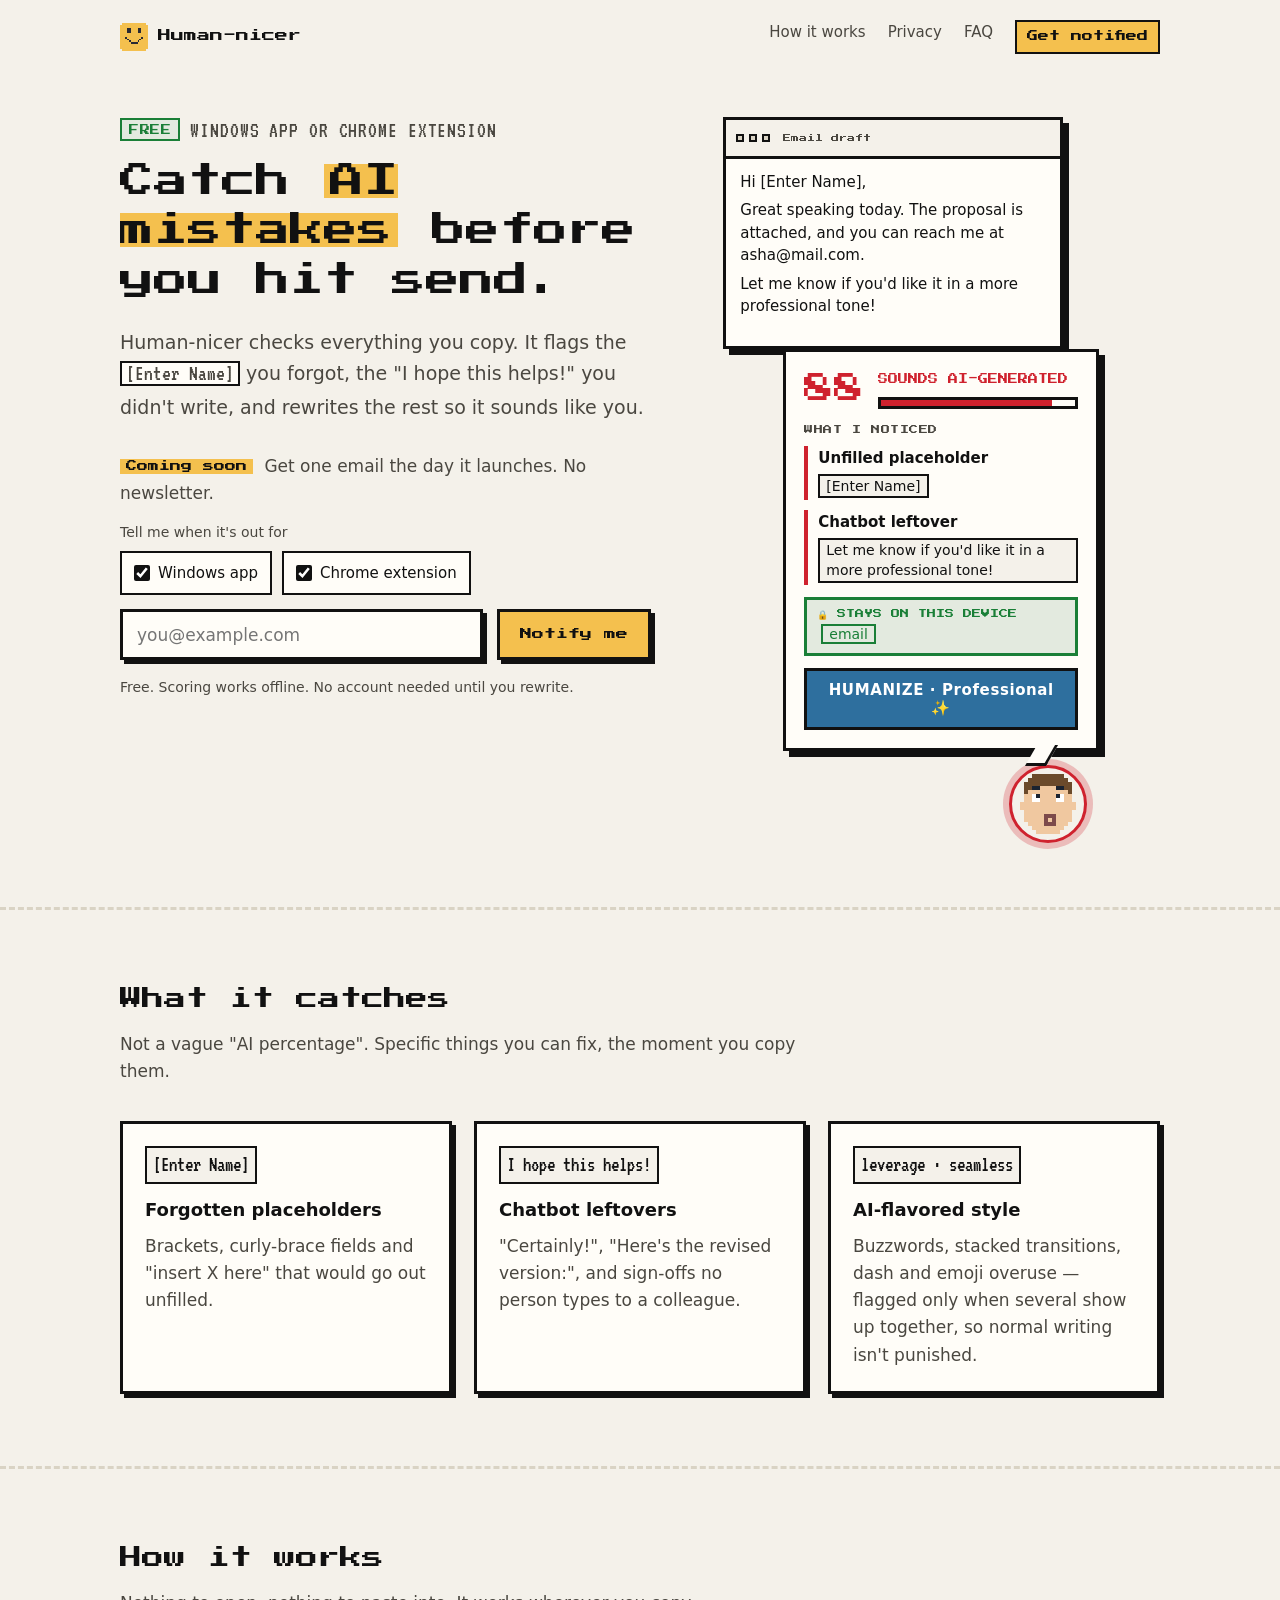
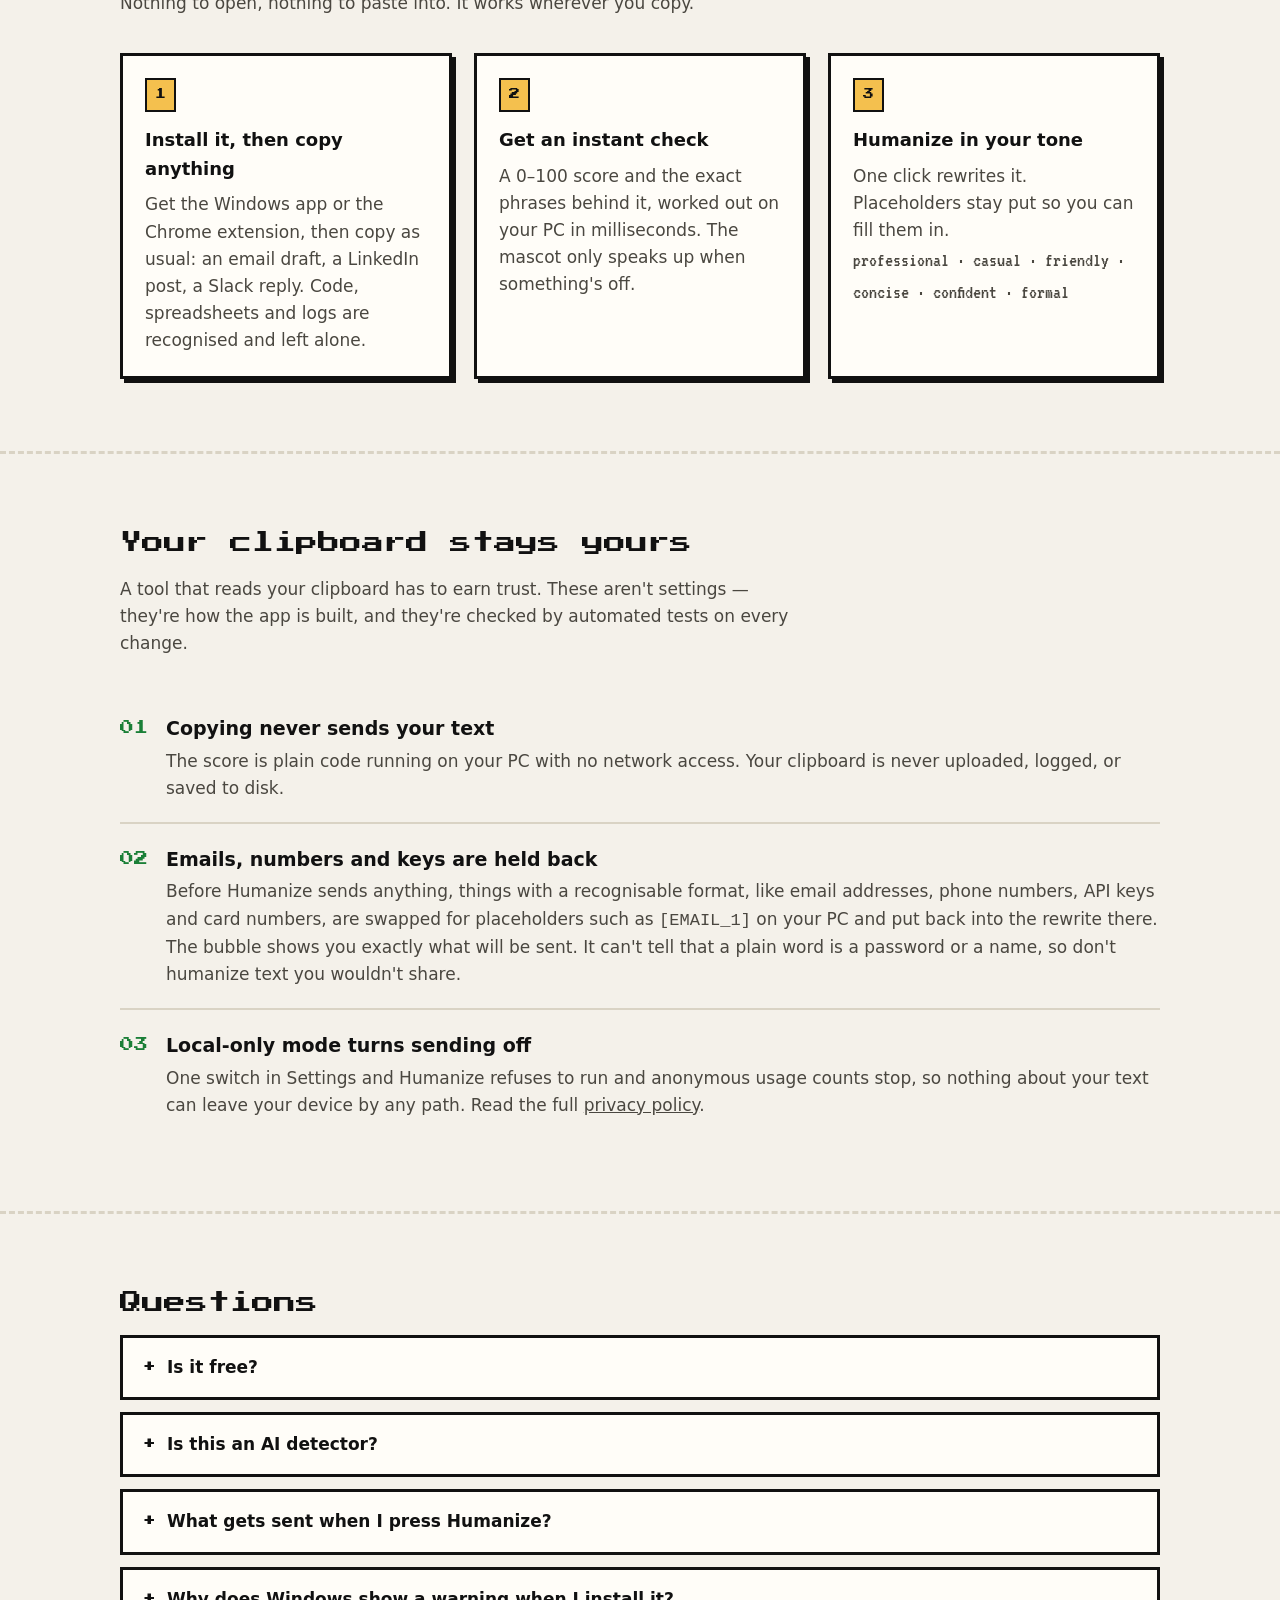
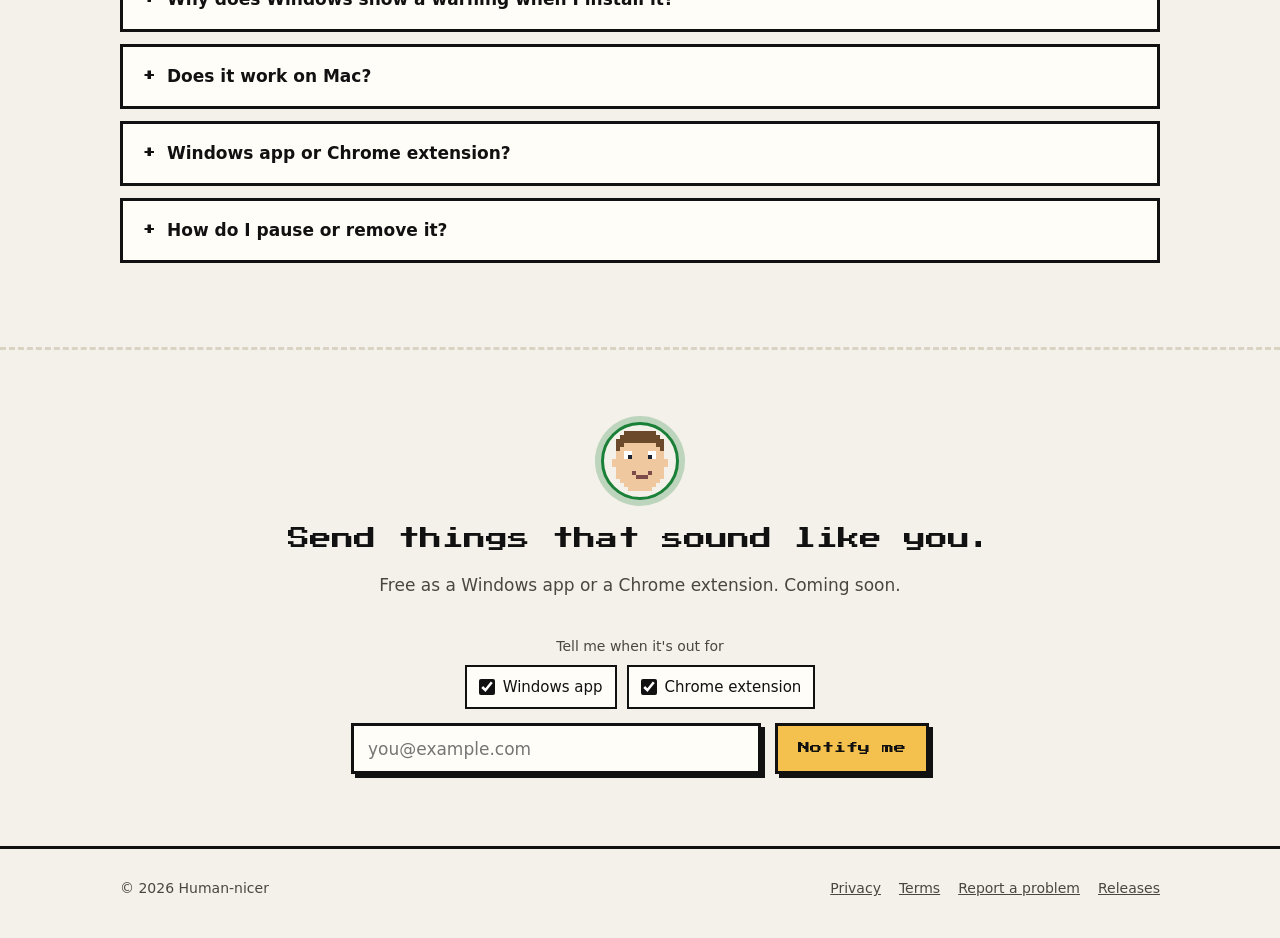
<file: index.html>
<!doctype html>
<html lang="en">
  <head>
    <meta charset="utf-8" />
    <meta name="viewport" content="width=device-width, initial-scale=1" />
    <title>Human-nicer</title>
    <meta
      name="description"
      content="A free Windows app and Chrome extension that check what you copy for AI mistakes, like leftover placeholders, chatbot sign-offs and buzzword clusters, and rewrite it to sound like you. Your clipboard stays on your device."
    />
    <meta property="og:type" content="website" />
    <meta property="og:title" content="Human-nicer" />
    <meta
      property="og:description"
      content="Copy any text and see instantly if it sounds AI-written. Humanize it in your tone. Private by design."
    />
    <meta property="og:image" content="https://humannicer.com/icon-256.png" />
    <meta property="og:url" content="https://humannicer.com/" />
    <link rel="canonical" href="https://humannicer.com/" />
    <meta name="twitter:card" content="summary" />
    <link rel="icon" type="image/png" href="icon-256.png" />
    <link rel="stylesheet" href="styles.css?v=f92364e" />
    <script>document.documentElement.classList.add('js')</script>
  </head>
  <body>
    <header class="site-head">
      <div class="wrap top">
        <a class="brand" href="./"><img src="icon-256.png" alt="" />Human-nicer</a>
        <nav aria-label="Main">
          <a href="#how">How it works</a>
          <a href="#privacy">Privacy</a>
          <a href="#faq">FAQ</a>
          <a class="nav-cta" href="#notify">Get notified</a>
        </nav>
      </div>
    </header>

    <main>
      <div class="wrap hero">
        <div>
          <p class="eyebrow"><span class="free">FREE</span> WINDOWS APP OR CHROME EXTENSION</p>
          <h1>Catch <mark>AI mistakes</mark> before you hit send.</h1>
          <p class="lede">
            Human-nicer checks everything you copy. It flags the
            <code>[Enter Name]</code> you forgot, the "I hope this helps!" you didn't write, and
            rewrites the rest so it sounds like you.
          </p>
          <div id="notify">
          <p class="soon-line"><span class="soon-tag">Coming soon</span> Get one email the day it launches. No newsletter.</p>
          <form class="notify" data-waitlist novalidate>
            <fieldset class="platforms">
              <legend>Tell me when it's out for</legend>
              <label><input type="checkbox" name="platform" value="windows" checked /> Windows app</label>
              <label><input type="checkbox" name="platform" value="chrome" checked /> Chrome extension</label>
            </fieldset>
            <div class="notify-row">
              <label class="sr-only" for="email-hero">Email address</label>
              <input id="email-hero" type="email" name="email" autocomplete="email" placeholder="you@example.com" maxlength="254" required />
              <button class="btn" type="submit">Notify me</button>
            </div>
            <input class="hp" type="text" name="website" tabindex="-1" autocomplete="off" aria-hidden="true" />
            <p class="notify-msg" role="status" aria-live="polite"></p>
          </form>
          </div>
          <p class="fine">Free. Scoring works offline. No account needed until you rewrite.</p>
        </div>

        <figure class="demo" aria-label="Human-nicer flagging a copied email draft, then the draft fixed">
          <div class="draft" aria-hidden="true">
            <div class="draft-bar">
              <i></i><i></i><i></i><span>Email draft</span><em class="tone-tag">✨ Professional</em>
            </div>
            <div class="draft-body">
              <p>Hi <span class="ph">[Enter Name]</span>,</p>
              <p>
                <span class="tone" data-new="Thank you for your time today. I've attached the proposal for your review, and you can reach me at">Great speaking today. The proposal is attached, and you can reach me at</span>
                <span class="pii">asha@mail.com</span>.
              </p>
              <p class="ailine">Let me know if you'd like it in a more professional tone!</p>
            </div>
            <span class="keycap">Ctrl + C</span>
          </div>
          <div class="bubble">
            <div class="score">
              <b data-score>88</b>
              <div style="flex: 1">
                <span data-verdict>SOUNDS AI-GENERATED</span>
                <div class="meter"><i></i></div>
              </div>
            </div>
            <div class="label">WHAT I NOTICED</div>
            <div class="warn w-ph">
              <strong data-fixed="Placeholder filled">Unfilled placeholder</strong>
              <span class="chip">[Enter Name]</span>
            </div>
            <div class="warn w-ai">
              <strong data-fixed="Chatbot line removed">Chatbot leftover</strong>
              <span class="chip">Let me know if you'd like it in a more professional tone!</span>
            </div>
            <div class="private">🔒 STAYS ON THIS DEVICE <em>email</em></div>
            <button class="humanize" type="button" tabindex="-1">HUMANIZE · Professional ✨</button>
          </div>
          <div class="mascot" data-face="shocked"><img src="mascot-shocked.svg" alt="" /></div>
        </figure>
      </div>

      <section id="catches">
        <div class="wrap">
          <h2>What it catches</h2>
          <p class="sub">
            Not a vague "AI percentage". Specific things you can fix, the moment you copy them.
          </p>
          <div class="grid3">
            <div class="card">
              <code>[Enter Name]</code>
              <h3>Forgotten placeholders</h3>
              <p>Brackets, curly-brace fields and "insert X here" that would go out unfilled.</p>
            </div>
            <div class="card">
              <code>I hope this helps!</code>
              <h3>Chatbot leftovers</h3>
              <p>
                "Certainly!", "Here's the revised version:", and sign-offs no person types to a
                colleague.
              </p>
            </div>
            <div class="card">
              <code>leverage · seamless</code>
              <h3>AI-flavored style</h3>
              <p>
                Buzzwords, stacked transitions, dash and emoji overuse — flagged only when several
                show up together, so normal writing isn't punished.
              </p>
            </div>
          </div>
        </div>
      </section>

      <section id="how">
        <div class="wrap">
          <h2>How it works</h2>
          <p class="sub">Nothing to open, nothing to paste into. It works wherever you copy.</p>
          <div class="grid3">
            <div class="card">
              <span class="step">1</span>
              <h3>Install it, then copy anything</h3>
              <p>
                Get the Windows app or the Chrome extension, then copy as usual: an email draft, a
                LinkedIn post, a Slack reply. Code, spreadsheets and logs are recognised and left
                alone.
              </p>
            </div>
            <div class="card">
              <span class="step">2</span>
              <h3>Get an instant check</h3>
              <p>
                A 0–100 score and the exact phrases behind it, worked out on your PC in
                milliseconds. The mascot only speaks up when something's off.
              </p>
            </div>
            <div class="card">
              <span class="step">3</span>
              <h3>Humanize in your tone</h3>
              <p>One click rewrites it. Placeholders stay put so you can fill them in.</p>
              <p class="tones">professional · casual · friendly · concise · confident · formal</p>
            </div>
          </div>
        </div>
      </section>

      <section id="privacy">
        <div class="wrap">
          <h2>Your clipboard stays yours</h2>
          <p class="sub">
            A tool that reads your clipboard has to earn trust. These aren't settings — they're
            how the app is built, and they're checked by automated tests on every change.
          </p>
          <div class="promise">
            <span class="n">01</span>
            <div>
              <h3>Copying never sends your text</h3>
              <p>
                The score is plain code running on your PC with no network access. Your clipboard
                is never uploaded, logged, or saved to disk.
              </p>
            </div>
          </div>
          <div class="promise">
            <span class="n">02</span>
            <div>
              <h3>Emails, numbers and keys are held back</h3>
              <p>
                Before Humanize sends anything, things with a recognisable format, like email
                addresses, phone numbers, API keys and card numbers, are swapped for placeholders
                such as <code>[EMAIL_1]</code> on your PC and put back into the rewrite there. The
                bubble shows you exactly what will be sent. It can't tell that a plain word is a
                password or a name, so don't humanize text you wouldn't share.
              </p>
            </div>
          </div>
          <div class="promise">
            <span class="n">03</span>
            <div>
              <h3>Local-only mode turns sending off</h3>
              <p>
                One switch in Settings and Humanize refuses to run and anonymous usage counts stop,
                so nothing about your text can leave your device by any path. Read the full
                <a href="privacy.html">privacy policy</a>.
              </p>
            </div>
          </div>
        </div>
      </section>

      <section id="faq">
        <div class="wrap">
          <h2>Questions</h2>
          <details>
            <summary>Is it free?</summary>
            <p>
              Yes. The check on every copy is free and unlimited. Humanize needs a free account
              (sign in with Google) and includes 10 rewrites a day.
            </p>
          </details>
          <details>
            <summary>Is this an AI detector?</summary>
            <p>
              It's a writing check for your own text. The score is a quick estimate based on
              patterns common in AI output — useful for catching things before you send them, not
              proof of who wrote something. Please don't use it to judge other people's work.
            </p>
          </details>
          <details>
            <summary>What gets sent when I press Humanize?</summary>
            <p>
              The copied text and the tone you picked. Email addresses, phone numbers, API keys,
              card numbers and similar formats are replaced with placeholders first; names and
              ordinary words are sent as written. It goes to our server and to Google's Gemini model
              to be rewritten, and isn't stored by us. Details are in the
              <a href="privacy.html">privacy policy</a>.
            </p>
          </details>
          <details>
            <summary>Why does Windows show a warning when I install it?</summary>
            <p>
              Windows SmartScreen warns about new apps it hasn't seen many downloads of yet. Choose
              <strong>More info → Run anyway</strong>. The warning fades as more people install it.
            </p>
          </details>
          <details>
            <summary>Does it work on Mac?</summary>
            <p>
              The desktop app is Windows 10 and 11 only for now. The Chrome extension works in
              Chrome on Mac, Linux and ChromeOS too.
            </p>
          </details>
          <details>
            <summary>Windows app or Chrome extension?</summary>
            <p>
              The Windows app checks anything you copy on your PC, in any app. The Chrome extension
              checks what you copy on web pages in Chrome, so it's the one to pick on a Mac or a work
              laptop where you can't install apps. Both do the same check and the same Humanize, and
              one free account works on both.
            </p>
          </details>
          <details>
            <summary>How do I pause or remove it?</summary>
            <p>
              Right-click the tray icon → <strong>Pause watching</strong>. To uninstall, use
              Windows Settings → Apps → Installed apps → Human-nicer.
            </p>
          </details>
        </div>
      </section>

      <section class="final">
        <div class="wrap">
          <div class="mascot calm" data-face="happy" style="position: static; margin: 0 auto 22px">
            <img src="mascot-happy.svg" alt="" />
          </div>
          <h2>Send things that sound like you.</h2>
          <p class="sub" style="margin-inline: auto">Free as a Windows app or a Chrome extension. Coming soon.</p>
          <form class="notify" data-waitlist novalidate>
            <fieldset class="platforms">
              <legend>Tell me when it's out for</legend>
              <label><input type="checkbox" name="platform" value="windows" checked /> Windows app</label>
              <label><input type="checkbox" name="platform" value="chrome" checked /> Chrome extension</label>
            </fieldset>
            <div class="notify-row">
              <label class="sr-only" for="email-final">Email address</label>
              <input id="email-final" type="email" name="email" autocomplete="email" placeholder="you@example.com" maxlength="254" required />
              <button class="btn" type="submit">Notify me</button>
            </div>
            <input class="hp" type="text" name="website" tabindex="-1" autocomplete="off" aria-hidden="true" />
            <p class="notify-msg" role="status" aria-live="polite"></p>
          </form>
        </div>
      </section>
    </main>

    <footer>
      <div class="wrap">
        <span>© 2026 Human-nicer</span>
        <nav aria-label="Footer">
          <a href="privacy.html">Privacy</a>
          <a href="terms.html">Terms</a>
          <a href="https://github.com/reconstructdaily/human-nicer/issues/new/choose"
            >Report a problem</a
          >
          <a href="https://github.com/reconstructdaily/human-nicer/releases">Releases</a>
        </nav>
      </div>
    </footer>
    <script src="metrics.js?v=f92364e"></script>
    <script src="waitlist.js?v=f92364e"></script>
    <script src="motion.js?v=f92364e"></script>
  </body>
</html>
</file>
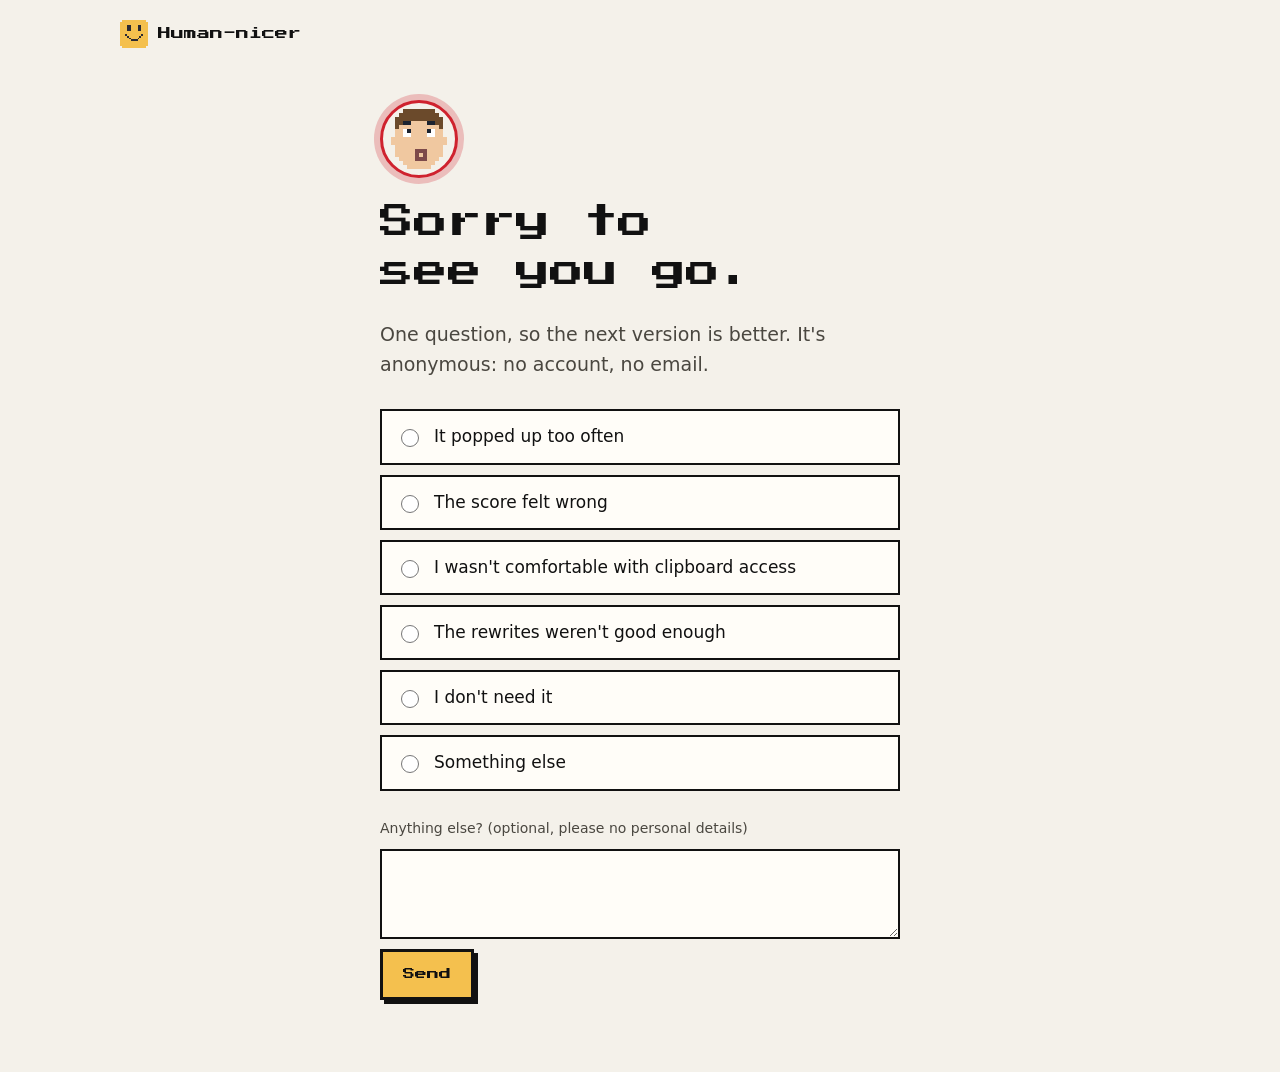
<file: bye.html>
<!doctype html>
<html lang="en">
  <head>
    <meta charset="utf-8" />
    <meta name="viewport" content="width=device-width, initial-scale=1" />
    <meta name="robots" content="noindex" />
    <title>Sorry to see you go — Human-nicer</title>
    <link rel="icon" type="image/png" href="icon-256.png" />
    <link rel="stylesheet" href="styles.css?v=f92364e" />
    <style>
      .bye {
        max-width: 560px;
        padding-block: 32px 72px;
      }
      .bye form {
        display: grid;
        gap: 10px;
        margin-top: 22px;
      }
      .opt {
        display: flex;
        gap: 12px;
        align-items: center;
        background: var(--card);
        border: 2px solid var(--ink);
        padding: 12px 14px;
        cursor: pointer;
      }
      .opt input {
        width: 18px;
        height: 18px;
        accent-color: var(--action);
      }
      textarea {
        font: 16px var(--body);
        color: var(--ink);
        background: var(--card);
        border: 2px solid var(--ink);
        padding: 10px 12px;
        min-height: 90px;
        resize: vertical;
      }
      .bye button {
        justify-self: start;
        cursor: pointer;
      }
      .bye .mascot {
        position: static;
        margin-bottom: 20px;
      }
    </style>
  </head>
  <body>
    <header class="wrap top">
      <a class="brand" href="./"><img src="icon-256.png" alt="" />Human-nicer</a>
    </header>

    <main class="wrap bye">
      <div class="mascot"><img src="mascot-shocked.svg" alt="" /></div>
      <h1>Sorry to see you go.</h1>
      <p class="lede">
        One question, so the next version is better. It's anonymous: no account, no email.
      </p>

      <form id="why">
        <label class="opt"><input type="radio" name="reason" value="too-many-popups" required /> It popped up too often</label>
        <label class="opt"><input type="radio" name="reason" value="score-wrong" /> The score felt wrong</label>
        <label class="opt"><input type="radio" name="reason" value="privacy" /> I wasn't comfortable with clipboard access</label>
        <label class="opt"><input type="radio" name="reason" value="rewrites" /> The rewrites weren't good enough</label>
        <label class="opt"><input type="radio" name="reason" value="not-needed" /> I don't need it</label>
        <label class="opt"><input type="radio" name="reason" value="other" /> Something else</label>
        <label for="comment" class="fine">Anything else? (optional, please no personal details)</label>
        <textarea id="comment" name="comment" maxlength="500"></textarea>
        <button class="btn" type="submit">Send</button>
      </form>
      <p id="thanks" class="lede" hidden>Thanks — that genuinely helps. You can close this tab.</p>
    </main>

    <script src="metrics.js?v=f92364e"></script>
    <script>
      document.getElementById('why').addEventListener('submit', function (e) {
        e.preventDefault()
        var f = e.target
        var reason = (f.querySelector('input[name=reason]:checked') || {}).value
        if (!reason) return
        var m = window.humanNicerMetrics
        if (m)
          m.send('uninstall', {
            reason: reason,
            comment: f.comment.value.trim() || null,
            version: new URLSearchParams(location.search).get('v')
          })
        f.hidden = true
        document.getElementById('thanks').hidden = false
      })
    </script>
  </body>
</html>
</file>
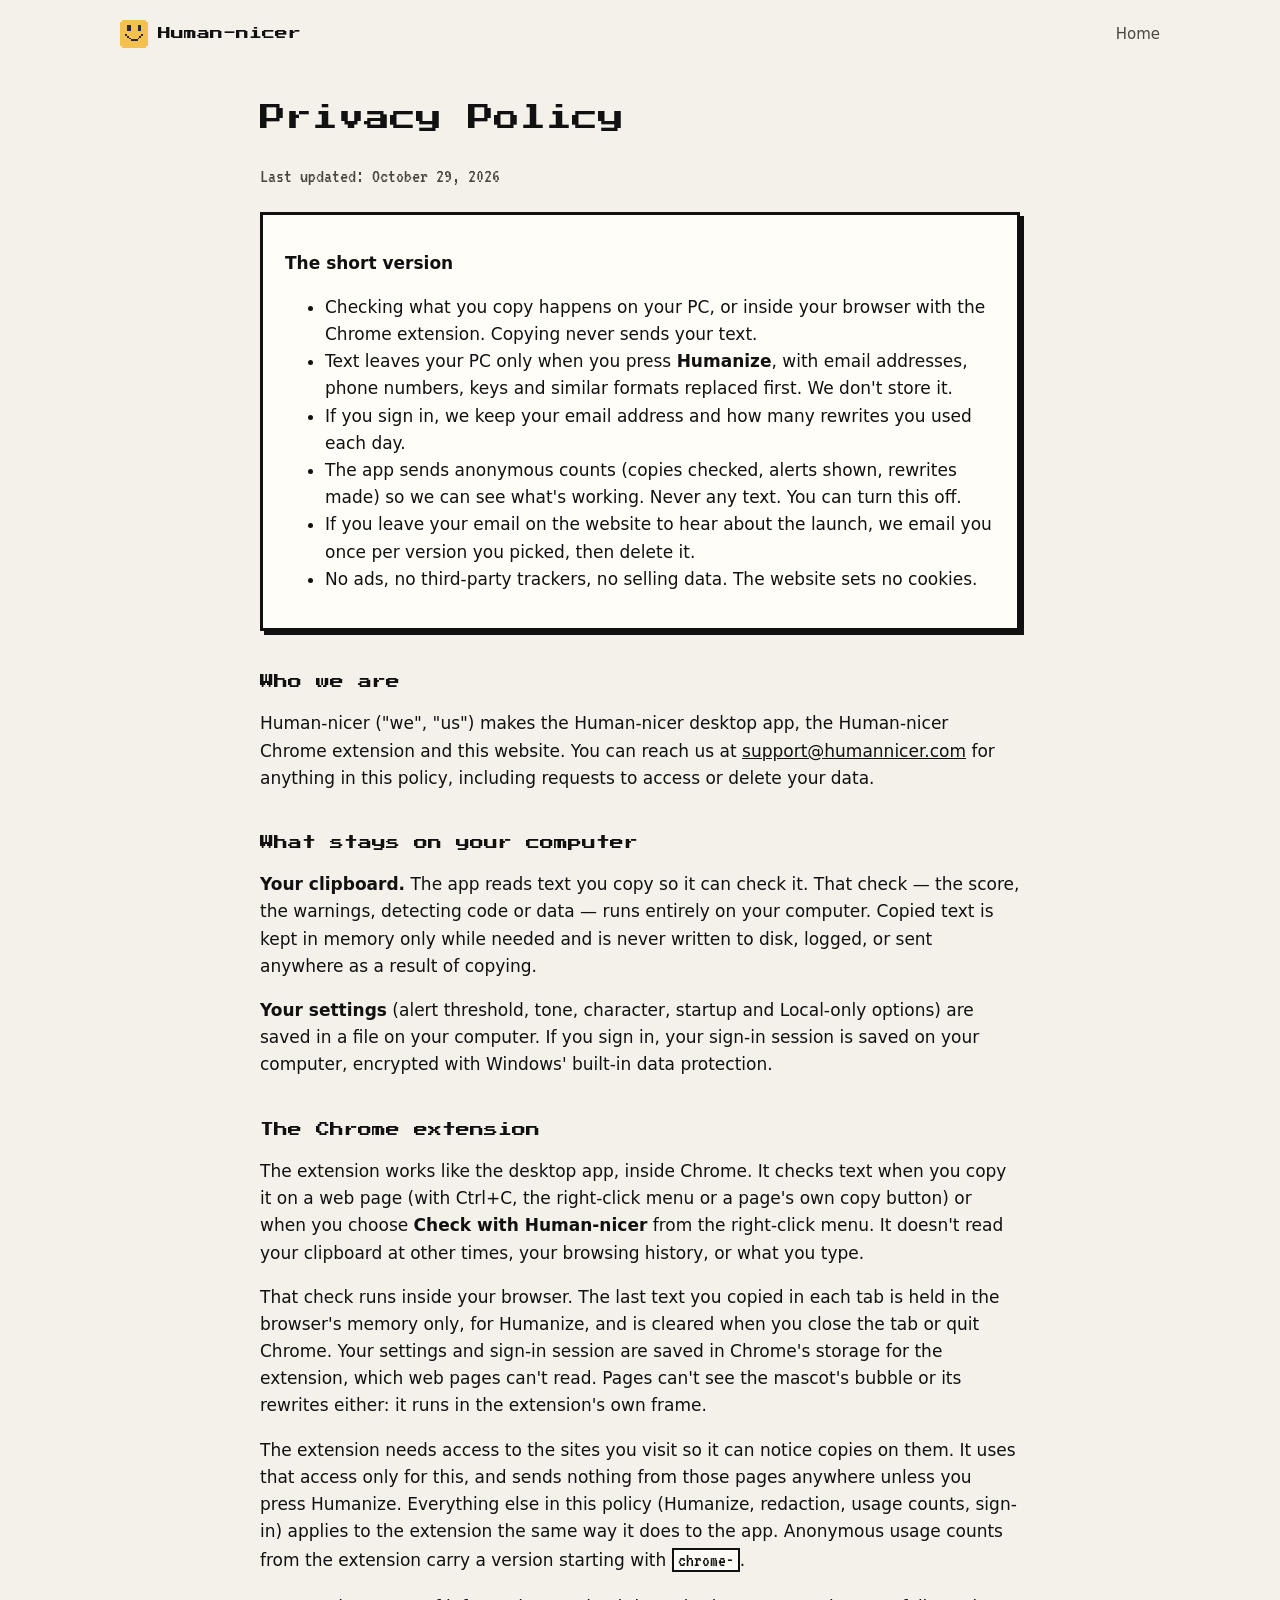
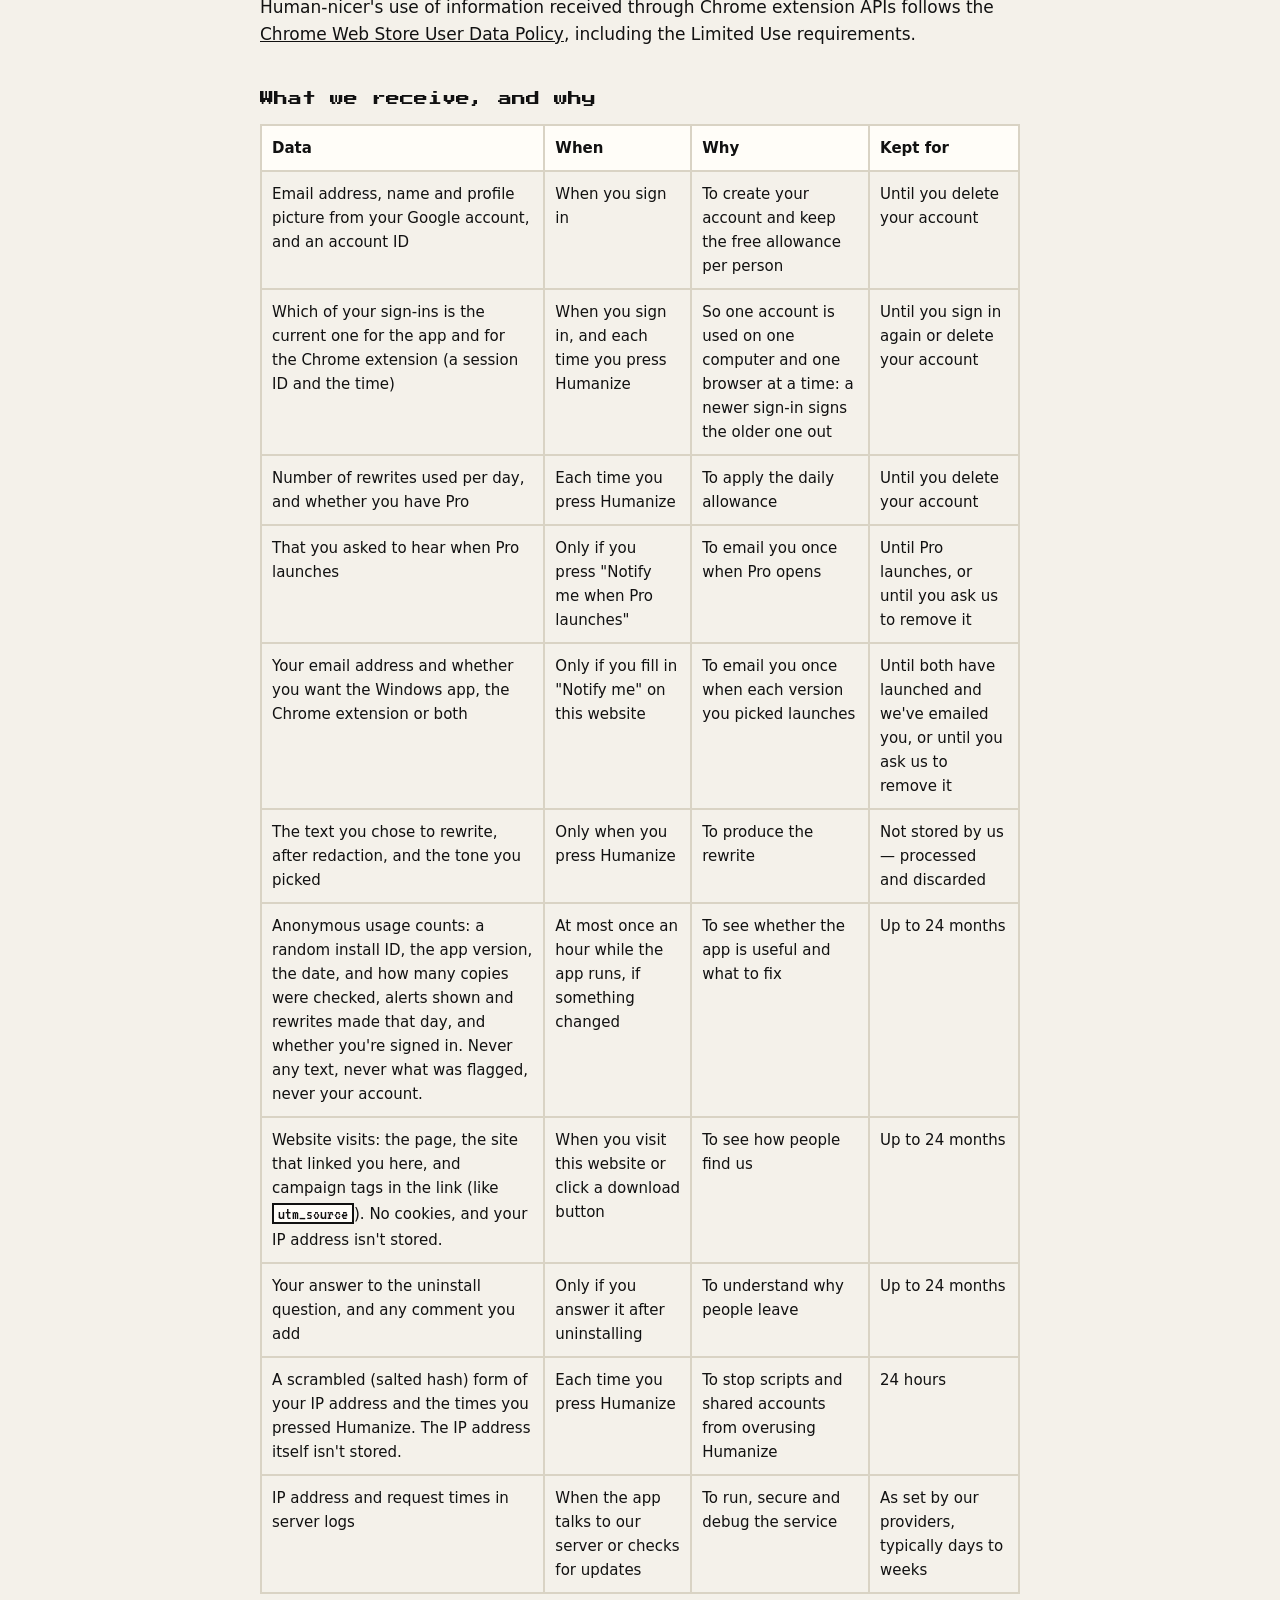
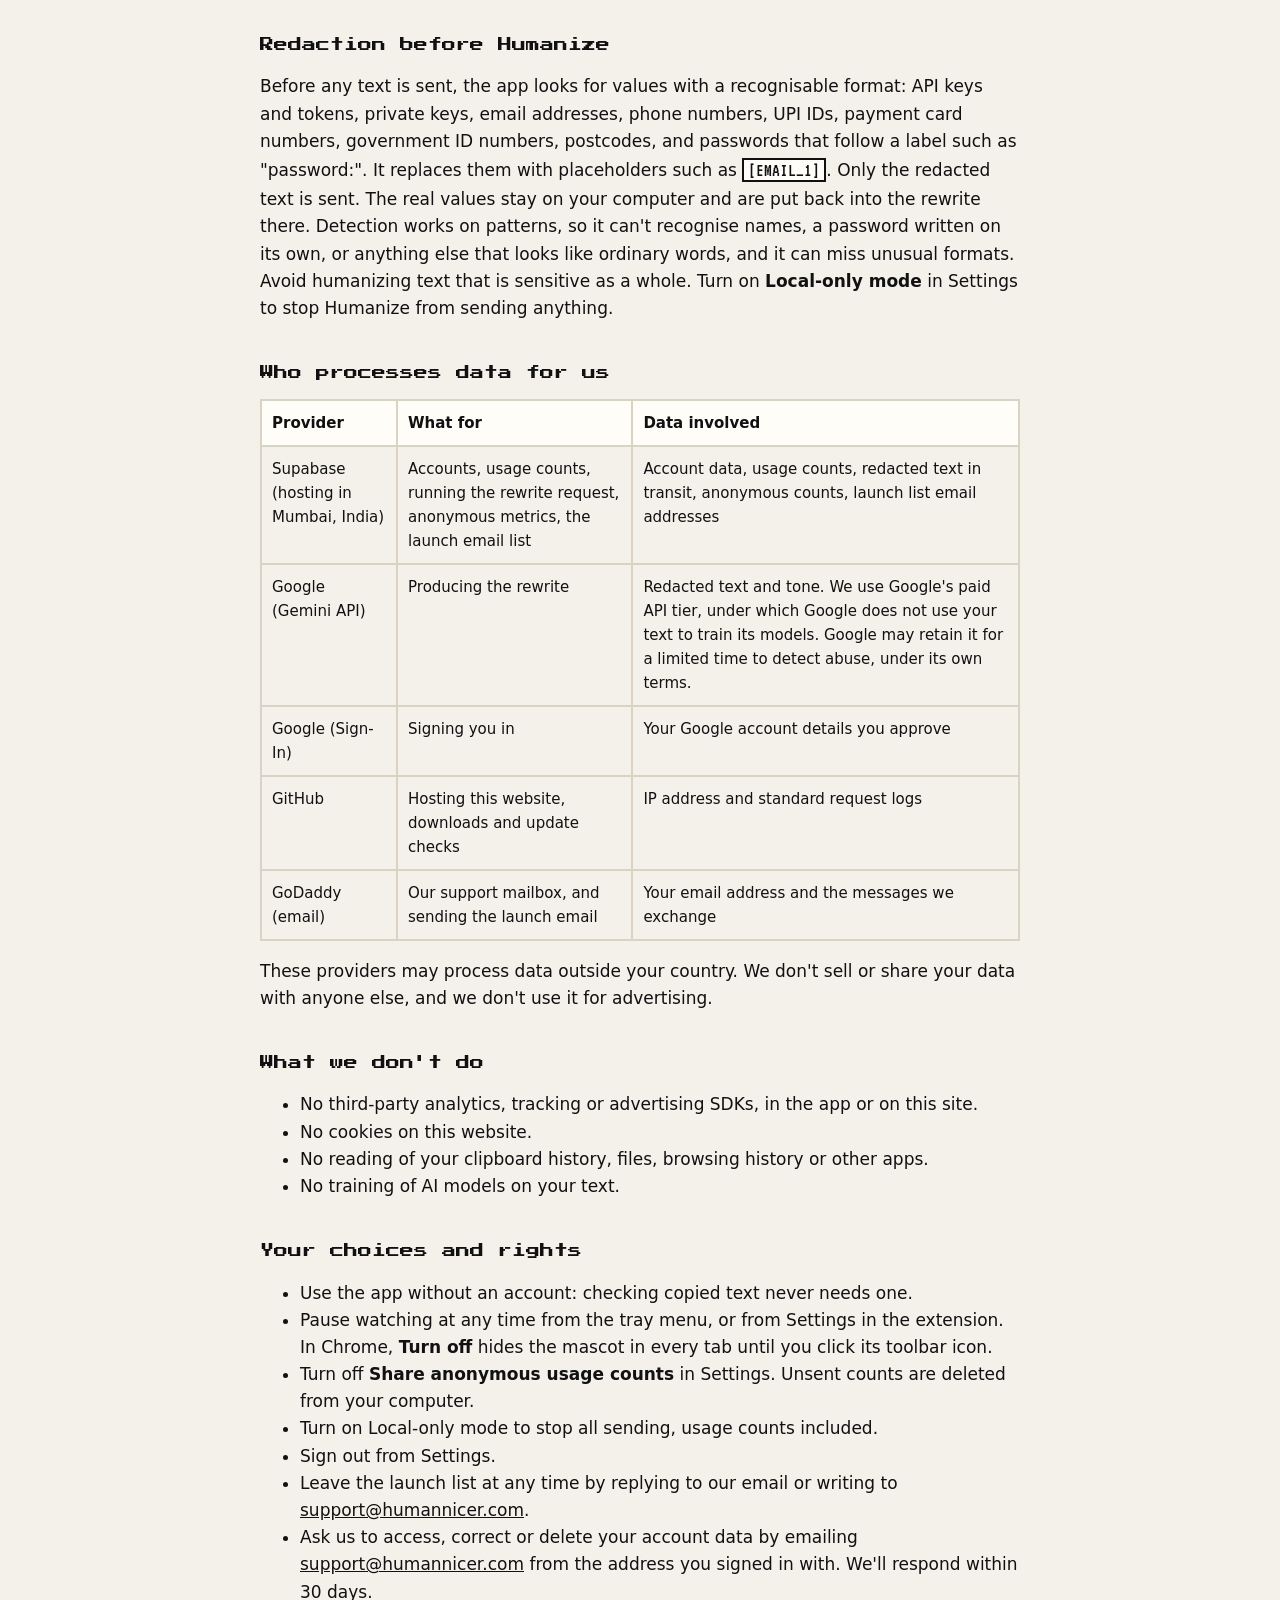
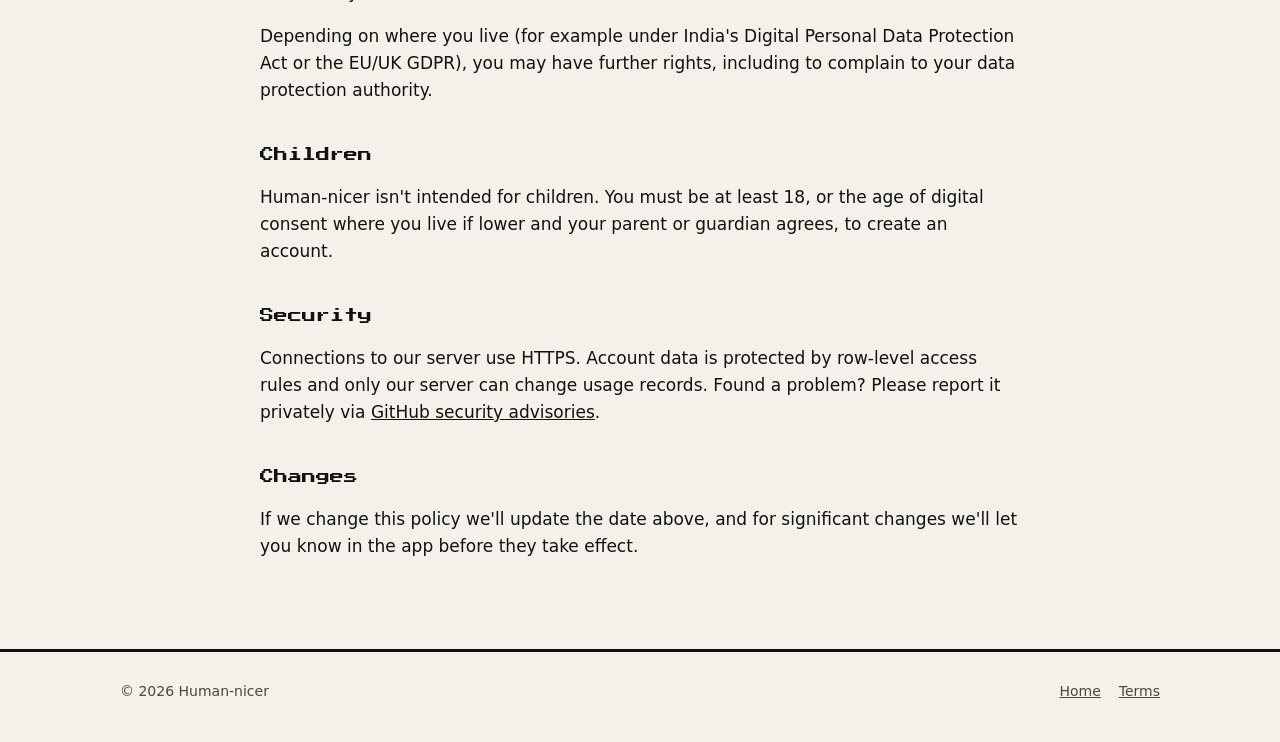
<file: privacy.html>
<!doctype html>
<html lang="en">
  <head>
    <meta charset="utf-8" />
    <meta name="viewport" content="width=device-width, initial-scale=1" />
    <title>Privacy Policy — Human-nicer</title>
    <meta name="description" content="What Human-nicer collects, what it never collects, and why." />
    <link rel="icon" type="image/png" href="icon-256.png" />
    <link rel="stylesheet" href="styles.css?v=f92364e" />
  </head>
  <body>
    <header class="wrap top">
      <a class="brand" href="./"><img src="icon-256.png" alt="" />Human-nicer</a>
      <nav aria-label="Main"><a href="./">Home</a></nav>
    </header>

    <main class="wrap legal">
      <h1>Privacy Policy</h1>
      <p class="updated">Last updated: October 29, 2026</p>

      <div class="summary-box">
        <p><strong>The short version</strong></p>
        <ul>
          <li>
            Checking what you copy happens on your PC, or inside your browser with the Chrome
            extension. Copying never sends your text.
          </li>
          <li>
            Text leaves your PC only when you press <strong>Humanize</strong>, with email
            addresses, phone numbers, keys and similar formats replaced first. We don't store it.
          </li>
          <li>
            If you sign in, we keep your email address and how many rewrites you used each day.
          </li>
          <li>
            The app sends anonymous counts (copies checked, alerts shown, rewrites made) so we can
            see what's working. Never any text. You can turn this off.
          </li>
          <li>
            If you leave your email on the website to hear about the launch, we email you once
            per version you picked, then delete it.
          </li>
          <li>No ads, no third-party trackers, no selling data. The website sets no cookies.</li>
        </ul>
      </div>

      <h2>Who we are</h2>
      <p>
        Human-nicer ("we", "us") makes the Human-nicer desktop app, the Human-nicer Chrome
        extension and this website. You can
        reach us at <a href="mailto:support@humannicer.com">support@humannicer.com</a> for anything in this
        policy, including requests to access or delete your data.
      </p>

      <h2>What stays on your computer</h2>
      <p>
        <strong>Your clipboard.</strong> The app reads text you copy so it can check it. That
        check — the score, the warnings, detecting code or data — runs entirely on your computer.
        Copied text is kept in memory only while needed and is never written to disk, logged, or
        sent anywhere as a result of copying.
      </p>
      <p>
        <strong>Your settings</strong> (alert threshold, tone, character, startup and Local-only
        options) are saved in a file on your computer. If you sign in, your sign-in session is
        saved on your computer, encrypted with Windows' built-in data protection.
      </p>

      <h2>The Chrome extension</h2>
      <p>
        The extension works like the desktop app, inside Chrome. It checks text when you copy it
        on a web page (with Ctrl+C, the right-click menu or a page's own copy button) or when you
        choose <strong>Check with Human-nicer</strong> from the right-click menu. It doesn't
        read your clipboard at other times, your browsing history, or what you type.
      </p>
      <p>
        That check runs inside your browser. The last text you copied in each tab is held in the
        browser's memory only, for Humanize, and is cleared when you close the tab or quit
        Chrome. Your settings and sign-in session are saved in Chrome's storage for the
        extension, which web pages can't read. Pages can't see the mascot's bubble or its
        rewrites either: it runs in the extension's own frame.
      </p>
      <p>
        The extension needs access to the sites you visit so it can notice copies on them. It
        uses that access only for this, and sends nothing from those pages anywhere unless you
        press Humanize. Everything else in this policy (Humanize, redaction, usage counts,
        sign-in) applies to the extension the same way it does to the app. Anonymous usage
        counts from the extension carry a version starting with <code>chrome-</code>.
      </p>
      <p>
        Human-nicer's use of information received through Chrome extension APIs follows the
        <a href="https://developer.chrome.com/docs/webstore/program-policies/policies"
          >Chrome Web Store User Data Policy</a
        >, including the Limited Use requirements.
      </p>

      <h2>What we receive, and why</h2>
      <table>
        <tr>
          <th>Data</th>
          <th>When</th>
          <th>Why</th>
          <th>Kept for</th>
        </tr>
        <tr>
          <td>
            Email address, name and profile picture from your Google account, and an account ID
          </td>
          <td>When you sign in</td>
          <td>To create your account and keep the free allowance per person</td>
          <td>Until you delete your account</td>
        </tr>
        <tr>
          <td>
            Which of your sign-ins is the current one for the app and for the Chrome
            extension (a session ID and the time)
          </td>
          <td>When you sign in, and each time you press Humanize</td>
          <td>
            So one account is used on one computer and one browser at a time: a newer
            sign-in signs the older one out
          </td>
          <td>Until you sign in again or delete your account</td>
        </tr>
        <tr>
          <td>Number of rewrites used per day, and whether you have Pro</td>
          <td>Each time you press Humanize</td>
          <td>To apply the daily allowance</td>
          <td>Until you delete your account</td>
        </tr>
        <tr>
          <td>That you asked to hear when Pro launches</td>
          <td>Only if you press "Notify me when Pro launches"</td>
          <td>To email you once when Pro opens</td>
          <td>Until Pro launches, or until you ask us to remove it</td>
        </tr>
        <tr>
          <td>
            Your email address and whether you want the Windows app, the Chrome extension or both
          </td>
          <td>Only if you fill in "Notify me" on this website</td>
          <td>To email you once when each version you picked launches</td>
          <td>Until both have launched and we've emailed you, or until you ask us to remove it</td>
        </tr>
        <tr>
          <td>The text you chose to rewrite, after redaction, and the tone you picked</td>
          <td>Only when you press Humanize</td>
          <td>To produce the rewrite</td>
          <td>Not stored by us — processed and discarded</td>
        </tr>
        <tr>
          <td>
            Anonymous usage counts: a random install ID, the app version, the date, and how many
            copies were checked, alerts shown and rewrites made that day, and whether you're signed
            in. Never any text, never what was flagged, never your account.
          </td>
          <td>At most once an hour while the app runs, if something changed</td>
          <td>To see whether the app is useful and what to fix</td>
          <td>Up to 24 months</td>
        </tr>
        <tr>
          <td>
            Website visits: the page, the site that linked you here, and campaign tags in the link
            (like <code>utm_source</code>). No cookies, and your IP address isn't stored.
          </td>
          <td>When you visit this website or click a download button</td>
          <td>To see how people find us</td>
          <td>Up to 24 months</td>
        </tr>
        <tr>
          <td>Your answer to the uninstall question, and any comment you add</td>
          <td>Only if you answer it after uninstalling</td>
          <td>To understand why people leave</td>
          <td>Up to 24 months</td>
        </tr>
        <tr>
          <td>
            A scrambled (salted hash) form of your IP address and the times you pressed
            Humanize. The IP address itself isn't stored.
          </td>
          <td>Each time you press Humanize</td>
          <td>To stop scripts and shared accounts from overusing Humanize</td>
          <td>24 hours</td>
        </tr>
        <tr>
          <td>IP address and request times in server logs</td>
          <td>When the app talks to our server or checks for updates</td>
          <td>To run, secure and debug the service</td>
          <td>As set by our providers, typically days to weeks</td>
        </tr>
      </table>

      <h2>Redaction before Humanize</h2>
      <p>
        Before any text is sent, the app looks for values with a recognisable format: API keys
        and tokens, private keys, email addresses, phone numbers, UPI IDs, payment card numbers,
        government ID numbers, postcodes, and passwords that follow a label such as
        "password:". It replaces them with placeholders such as <code>[EMAIL_1]</code>. Only the
        redacted text is sent. The real values stay on your computer and are put back into the
        rewrite there. Detection works on patterns, so it can't recognise names, a password
        written on its own, or anything else that looks like ordinary words, and it can miss
        unusual formats. Avoid humanizing text that is sensitive as a whole. Turn on
        <strong>Local-only mode</strong> in Settings to stop Humanize from sending anything.
      </p>

      <h2>Who processes data for us</h2>
      <table>
        <tr>
          <th>Provider</th>
          <th>What for</th>
          <th>Data involved</th>
        </tr>
        <tr>
          <td>Supabase (hosting in Mumbai, India)</td>
          <td>
            Accounts, usage counts, running the rewrite request, anonymous metrics, the launch
            email list
          </td>
          <td>
            Account data, usage counts, redacted text in transit, anonymous counts, launch list
            email addresses
          </td>
        </tr>
        <tr>
          <td>Google (Gemini API)</td>
          <td>Producing the rewrite</td>
          <td>
            Redacted text and tone. We use Google's paid API tier, under which Google does not use
            your text to train its models. Google may retain it for a limited time to detect
            abuse, under its own terms.
          </td>
        </tr>
        <tr>
          <td>Google (Sign-In)</td>
          <td>Signing you in</td>
          <td>Your Google account details you approve</td>
        </tr>
        <tr>
          <td>GitHub</td>
          <td>Hosting this website, downloads and update checks</td>
          <td>IP address and standard request logs</td>
        </tr>
        <tr>
          <td>GoDaddy (email)</td>
          <td>Our support mailbox, and sending the launch email</td>
          <td>Your email address and the messages we exchange</td>
        </tr>
      </table>
      <p>
        These providers may process data outside your country. We don't sell or share your data
        with anyone else, and we don't use it for advertising.
      </p>

      <h2>What we don't do</h2>
      <ul>
        <li>No third-party analytics, tracking or advertising SDKs, in the app or on this site.</li>
        <li>No cookies on this website.</li>
        <li>No reading of your clipboard history, files, browsing history or other apps.</li>
        <li>No training of AI models on your text.</li>
      </ul>

      <h2>Your choices and rights</h2>
      <ul>
        <li>Use the app without an account: checking copied text never needs one.</li>
        <li>
          Pause watching at any time from the tray menu, or from Settings in the extension. In
          Chrome, <strong>Turn off</strong> hides the mascot in every tab until you click its
          toolbar icon.
        </li>
        <li>
          Turn off <strong>Share anonymous usage counts</strong> in Settings. Unsent counts are
          deleted from your computer.
        </li>
        <li>Turn on Local-only mode to stop all sending, usage counts included.</li>
        <li>Sign out from Settings.</li>
        <li>
          Leave the launch list at any time by replying to our email or writing to
          <a href="mailto:support@humannicer.com">support@humannicer.com</a>.
        </li>
        <li>
          Ask us to access, correct or delete your account data by emailing
          <a href="mailto:support@humannicer.com">support@humannicer.com</a> from the address you signed in
          with. We'll respond within 30 days.
        </li>
      </ul>
      <p>
        Depending on where you live (for example under India's Digital Personal Data Protection
        Act or the EU/UK GDPR), you may have further rights, including to complain to your data
        protection authority.
      </p>

      <h2>Children</h2>
      <p>
        Human-nicer isn't intended for children. You must be at least 18, or the age of digital
        consent where you live if lower and your parent or guardian agrees, to create an account.
      </p>

      <h2>Security</h2>
      <p>
        Connections to our server use HTTPS. Account data is protected by row-level access rules
        and only our server can change usage records. Found a problem? Please report it privately
        via
        <a href="https://github.com/reconstructdaily/human-nicer/security/advisories/new"
          >GitHub security advisories</a
        >.
      </p>

      <h2>Changes</h2>
      <p>
        If we change this policy we'll update the date above, and for significant changes we'll
        let you know in the app before they take effect.
      </p>
    </main>

    <footer>
      <div class="wrap">
        <span>© 2026 Human-nicer</span>
        <nav aria-label="Footer">
          <a href="./">Home</a>
          <a href="terms.html">Terms</a>
        </nav>
      </div>
    </footer>
    <script src="metrics.js?v=f92364e"></script>
  </body>
</html>
</file>
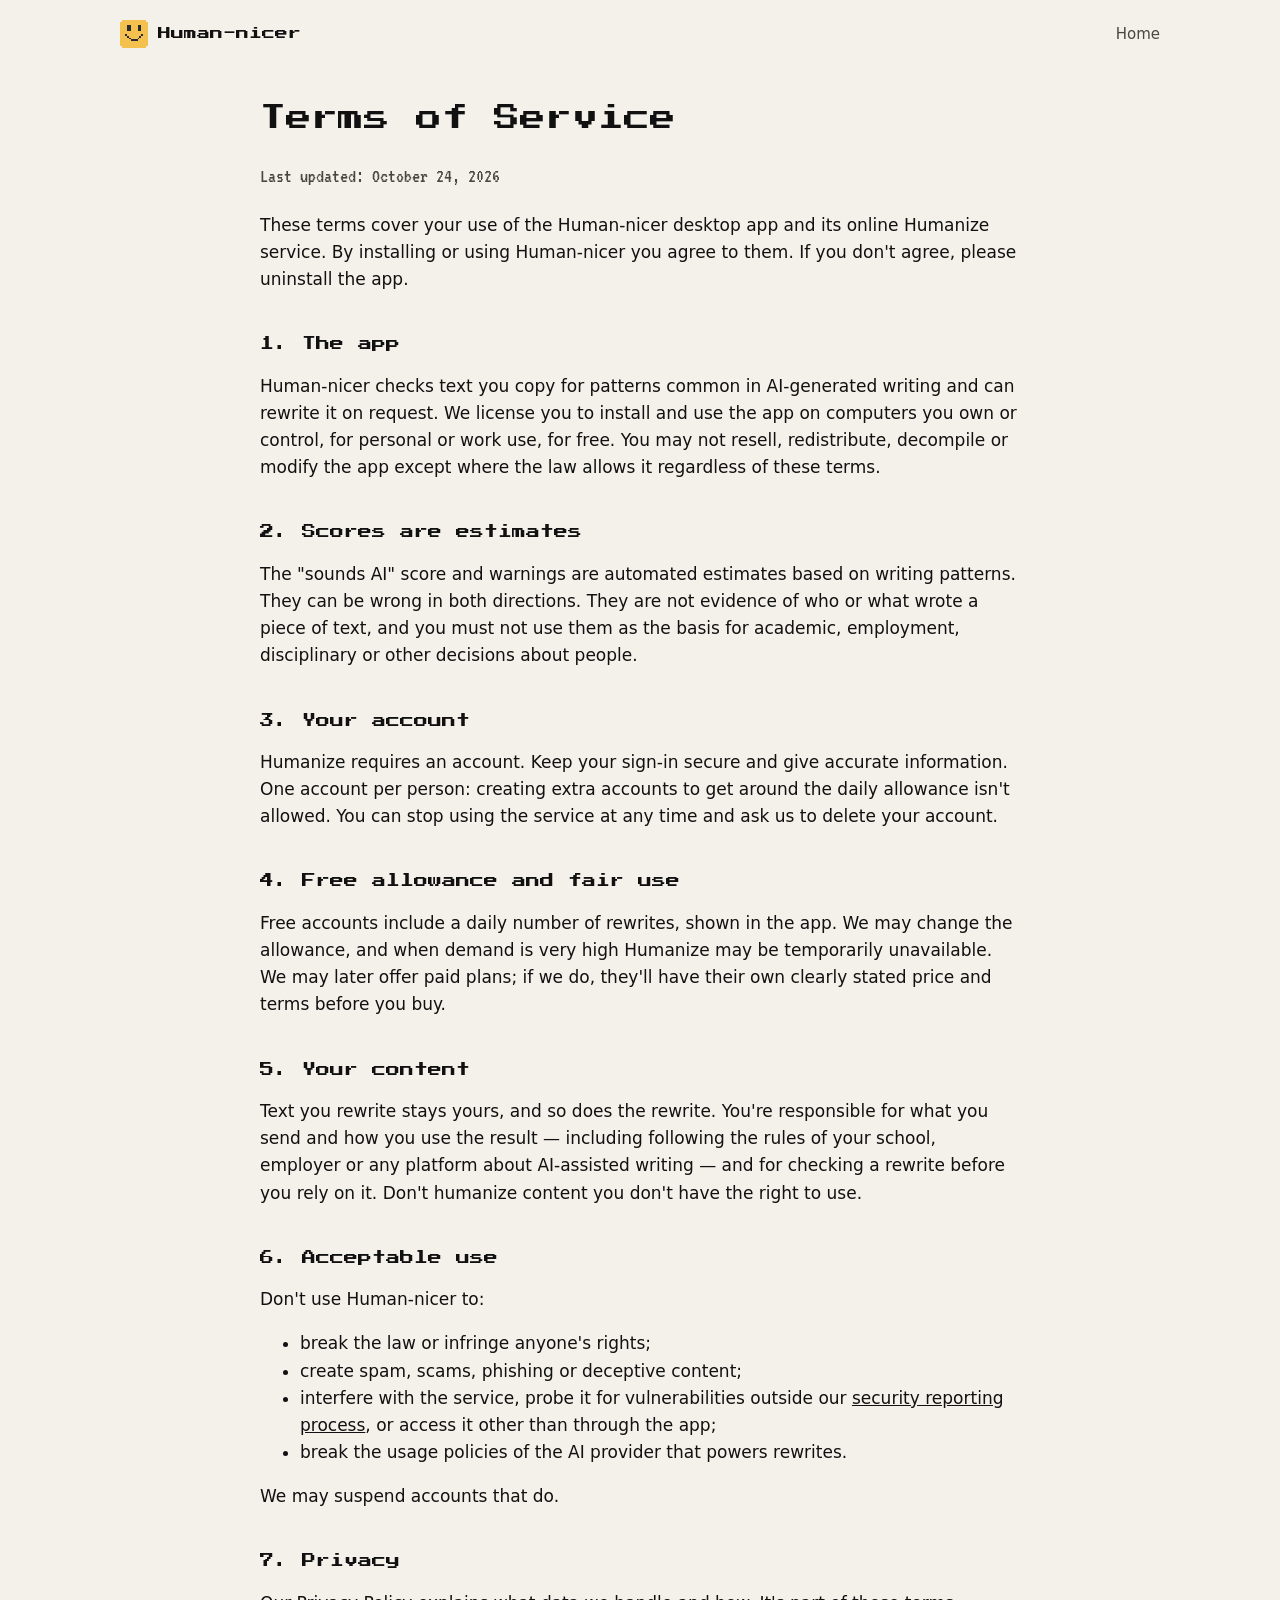
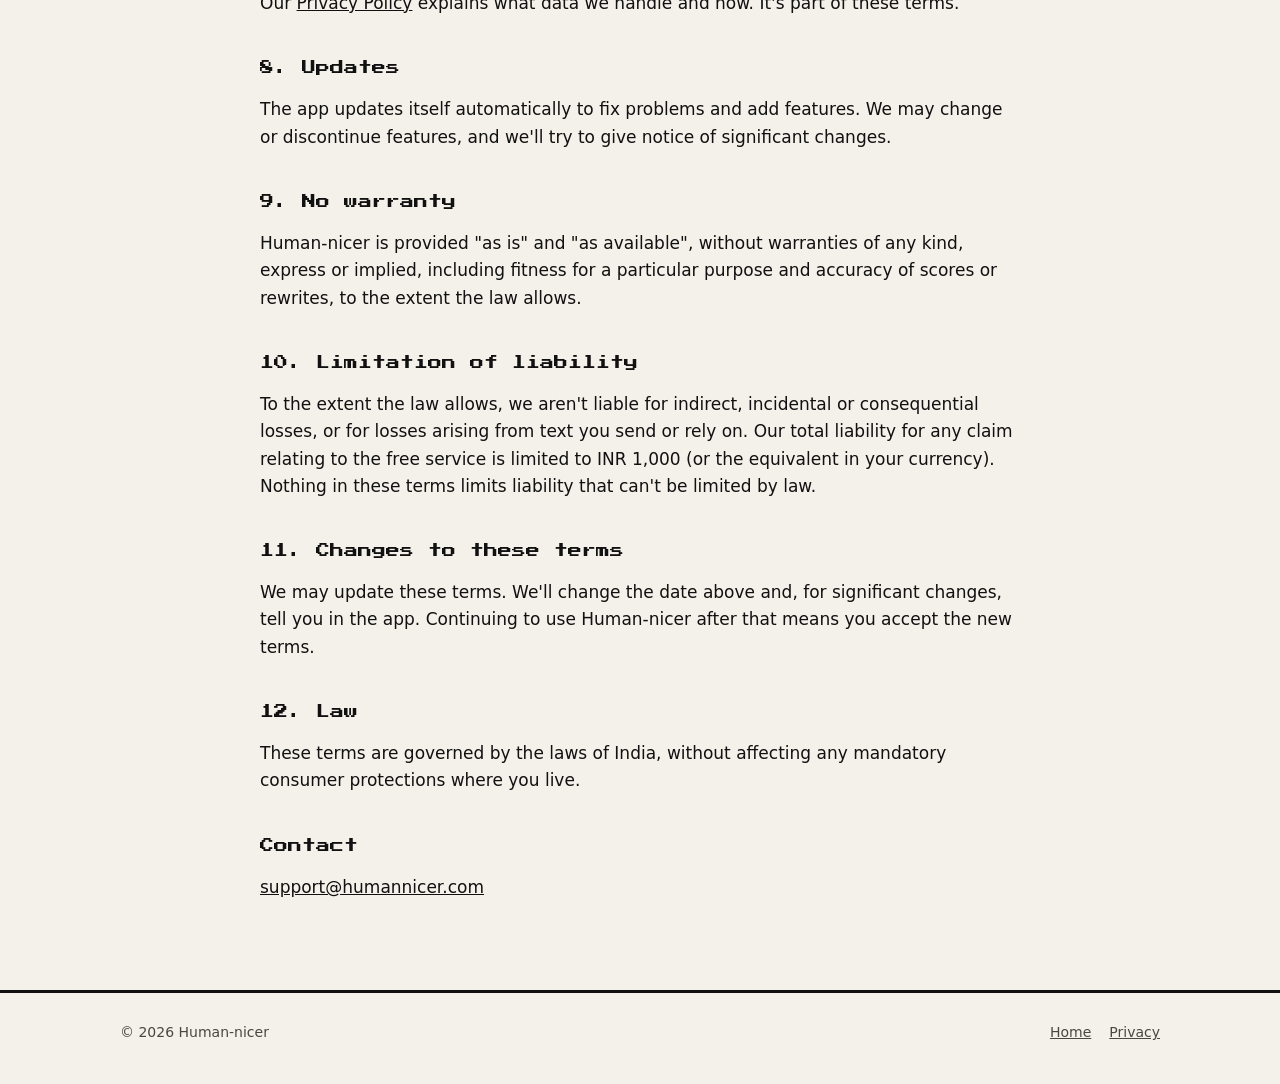
<file: terms.html>
<!doctype html>
<html lang="en">
  <head>
    <meta charset="utf-8" />
    <meta name="viewport" content="width=device-width, initial-scale=1" />
    <title>Terms of Service — Human-nicer</title>
    <meta name="description" content="The terms for using the Human-nicer app." />
    <link rel="icon" type="image/png" href="icon-256.png" />
    <link rel="stylesheet" href="styles.css?v=f92364e" />
  </head>
  <body>
    <header class="wrap top">
      <a class="brand" href="./"><img src="icon-256.png" alt="" />Human-nicer</a>
      <nav aria-label="Main"><a href="./">Home</a></nav>
    </header>

    <main class="wrap legal">
      <h1>Terms of Service</h1>
      <p class="updated">Last updated: October 24, 2026</p>

      <p>
        These terms cover your use of the Human-nicer desktop app and its online Humanize
        service. By installing or using Human-nicer you agree to them. If you don't agree, please
        uninstall the app.
      </p>

      <h2>1. The app</h2>
      <p>
        Human-nicer checks text you copy for patterns common in AI-generated writing and can
        rewrite it on request. We license you to install and use the app on computers you own or
        control, for personal or work use, for free. You may not resell, redistribute, decompile
        or modify the app except where the law allows it regardless of these terms.
      </p>

      <h2>2. Scores are estimates</h2>
      <p>
        The "sounds AI" score and warnings are automated estimates based on writing patterns.
        They can be wrong in both directions. They are not evidence of who or what wrote a piece
        of text, and you must not use them as the basis for academic, employment, disciplinary or
        other decisions about people.
      </p>

      <h2>3. Your account</h2>
      <p>
        Humanize requires an account. Keep your sign-in secure and give accurate information. One
        account per person: creating extra accounts to get around the daily allowance isn't
        allowed. You can stop using the service at any time and ask us to delete your account.
      </p>

      <h2>4. Free allowance and fair use</h2>
      <p>
        Free accounts include a daily number of rewrites, shown in the app. We may change the
        allowance, and when demand is very high Humanize may be temporarily unavailable. We may
        later offer paid plans; if we do, they'll have their own clearly stated price and terms
        before you buy.
      </p>

      <h2>5. Your content</h2>
      <p>
        Text you rewrite stays yours, and so does the rewrite. You're responsible for what you
        send and how you use the result — including following the rules of your school,
        employer or any platform about AI-assisted writing — and for checking a rewrite before
        you rely on it. Don't humanize content you don't have the right to use.
      </p>

      <h2>6. Acceptable use</h2>
      <p>Don't use Human-nicer to:</p>
      <ul>
        <li>break the law or infringe anyone's rights;</li>
        <li>create spam, scams, phishing or deceptive content;</li>
        <li>
          interfere with the service, probe it for vulnerabilities outside our
          <a href="https://github.com/reconstructdaily/human-nicer/security/advisories/new"
            >security reporting process</a
          >, or access it other than through the app;
        </li>
        <li>break the usage policies of the AI provider that powers rewrites.</li>
      </ul>
      <p>We may suspend accounts that do.</p>

      <h2>7. Privacy</h2>
      <p>
        Our <a href="privacy.html">Privacy Policy</a> explains what data we handle and how. It's
        part of these terms.
      </p>

      <h2>8. Updates</h2>
      <p>
        The app updates itself automatically to fix problems and add features. We may change or
        discontinue features, and we'll try to give notice of significant changes.
      </p>

      <h2>9. No warranty</h2>
      <p>
        Human-nicer is provided "as is" and "as available", without warranties of any kind,
        express or implied, including fitness for a particular purpose and accuracy of scores or
        rewrites, to the extent the law allows.
      </p>

      <h2>10. Limitation of liability</h2>
      <p>
        To the extent the law allows, we aren't liable for indirect, incidental or consequential
        losses, or for losses arising from text you send or rely on. Our total liability for any
        claim relating to the free service is limited to INR 1,000 (or the equivalent in your
        currency). Nothing in these terms limits liability that can't be limited by law.
      </p>

      <h2>11. Changes to these terms</h2>
      <p>
        We may update these terms. We'll change the date above and, for significant changes,
        tell you in the app. Continuing to use Human-nicer after that means you accept the new
        terms.
      </p>

      <h2>12. Law</h2>
      <p>
        These terms are governed by the laws of India, without affecting any mandatory consumer
        protections where you live.
      </p>

      <h2>Contact</h2>
      <p><a href="mailto:support@humannicer.com">support@humannicer.com</a></p>
    </main>

    <footer>
      <div class="wrap">
        <span>© 2026 Human-nicer</span>
        <nav aria-label="Footer">
          <a href="./">Home</a>
          <a href="privacy.html">Privacy</a>
        </nav>
      </div>
    </footer>
    <script src="metrics.js?v=f92364e"></script>
  </body>
</html>
</file>
<file: styles.css>
/* Human-nicer site. Same palette and pixel language as the app (src/renderer/src/styles.css). */
@font-face {
  font-family: 'Press Start 2P';
  src: url('fonts/press-start-2p-latin-400-normal.woff2') format('woff2');
  font-display: swap;
}
@font-face {
  font-family: 'VT323';
  src: url('fonts/vt323-latin-400-normal.woff2') format('woff2');
  font-display: swap;
}

:root {
  --ease-out: cubic-bezier(0.22, 1, 0.36, 1);
  --ease-spring: cubic-bezier(0.34, 1.56, 0.64, 1);
  --paper: #f4f1ea;
  --card: #fffdf8;
  --ink: #111111;
  --ink-dim: #4a4740;
  --rule: #d9d3c4;
  --sun: #f4c04e;
  --crit: #cf222e;
  --warn: #9a6700;
  --ok: #1a7f37;
  --ok-bg: #e3eadf;
  --action: #2e6f9e;
  --action-ink: #ffffff;
  --shadow: #111111;
  --pixel: 'Press Start 2P', ui-monospace, monospace;
  --term: 'VT323', ui-monospace, monospace;
  --body: 'Segoe UI', system-ui, -apple-system, Roboto, Arial, sans-serif;
  color-scheme: light;
}
@media (prefers-color-scheme: dark) {
  :root {
    --paper: #16150f;
    --card: #201e17;
    --ink: #f4f1ea;
    --ink-dim: #b9b3a4;
    --rule: #3a372d;
    --crit: #ff6b6b;
    --warn: #e0b04a;
    --ok: #5cc27a;
    --ok-bg: #1d2a1f;
    --action: #4a8fc4;
    --shadow: #000000;
    color-scheme: dark;
  }
}

* {
  box-sizing: border-box;
}
[hidden] {
  display: none !important;
}
html {
  scroll-behavior: smooth;
}
body {
  margin: 0;
  background: var(--paper);
  color: var(--ink);
  font: 17px/1.6 var(--body);
  -webkit-font-smoothing: antialiased;
}
img {
  image-rendering: pixelated;
}
a {
  color: inherit;
}
.wrap {
  max-width: 1080px;
  margin: 0 auto;
  padding: 0 20px;
}

/* ---------- header ---------- */
.top {
  display: flex;
  align-items: center;
  justify-content: space-between;
  padding-block: 20px;
}
.brand {
  display: flex;
  align-items: center;
  gap: 10px;
  text-decoration: none;
  font-family: var(--pixel);
  font-size: 13px;
}
.brand img {
  width: 28px;
  height: 28px;
}
.top nav {
  display: flex;
  gap: 22px;
  font-size: 15px;
}
.top nav a {
  text-decoration: none;
  color: var(--ink-dim);
}
.top nav a:hover {
  color: var(--ink);
}

/* ---------- buttons ---------- */
.btn {
  display: inline-flex;
  align-items: center;
  gap: 10px;
  padding: 14px 20px;
  border: 3px solid var(--ink);
  background: var(--sun);
  color: #111;
  font-family: var(--pixel);
  font-size: 12px;
  line-height: 1.4;
  text-decoration: none;
  box-shadow: 4px 4px 0 var(--shadow);
  transition: transform 80ms, box-shadow 80ms;
}
.btn:hover {
  transform: translate(-2px, -2px);
  box-shadow: 6px 6px 0 var(--shadow);
}
.btn:active {
  transform: translate(2px, 2px);
  box-shadow: 2px 2px 0 var(--shadow);
}
.btn.ghost {
  background: transparent;
  color: var(--ink);
}
/* Pre-launch: the download CTA until the first release is published */
.btn.soon {
  opacity: 0.6;
  cursor: default;
}
.btn.soon:hover,
.btn.soon:active {
  transform: none;
  box-shadow: 4px 4px 0 var(--shadow);
}
.soon-tag {
  font-family: var(--pixel);
  font-size: 11px;
  color: var(--muted, #888);
  align-self: center;
}
.top nav a.nav-cta {
  font-family: var(--pixel);
  font-size: 11px;
  color: #111;
  background: var(--sun);
  border: 2px solid var(--ink);
  padding: 6px 10px;
}

/* ---------- launch waitlist ("Notify me") ---------- */
.soon-line {
  margin: 0 0 14px;
  color: var(--ink-dim);
}
.soon-line .soon-tag {
  color: #111;
  background: var(--sun);
  padding: 2px 6px;
  margin-right: 6px;
}
.notify {
  max-width: 34em;
}
.notify fieldset {
  border: 0;
  padding: 0;
  margin: 0 0 14px;
  display: flex;
  flex-wrap: wrap;
  gap: 10px;
}
.notify legend {
  font-size: 14px;
  color: var(--ink-dim);
  padding: 0;
  margin-bottom: 8px;
}
.platforms label {
  display: inline-flex;
  align-items: center;
  gap: 8px;
  padding: 8px 12px;
  border: 2px solid var(--ink);
  background: var(--card);
  color: var(--ink-dim);
  font-size: 15px;
  cursor: pointer;
}
.platforms label:has(input:checked) {
  color: var(--ink);
}
.platforms input {
  accent-color: var(--ink);
  width: 16px;
  height: 16px;
  margin: 0;
}
.notify-row {
  display: flex;
  flex-wrap: wrap;
  gap: 14px;
}
.notify input[type='email'] {
  flex: 1 1 220px;
  min-width: 0;
  padding: 12px 14px;
  border: 3px solid var(--ink);
  background: var(--card);
  color: var(--ink);
  font: 17px var(--body);
  box-shadow: 4px 4px 0 var(--shadow);
}
.notify input:focus-visible {
  outline: 3px solid var(--action);
  outline-offset: 3px;
}
.notify button:disabled {
  opacity: 0.6;
  cursor: progress;
}
.notify-msg {
  min-height: 1.6em;
  margin: 12px 0 0;
  font-size: 15px;
  color: var(--ink-dim);
}
.notify-msg:empty {
  min-height: 0;
  margin: 0;
}
.notify-msg.ok {
  color: var(--ok);
}
.notify-msg.err {
  color: var(--crit);
}
.notify.done fieldset,
.notify.done .notify-row {
  display: none;
}
.final .notify {
  margin-inline: auto;
}
.final .platforms {
  justify-content: center;
}
.final .notify-msg {
  text-align: center;
}
.hp,
.sr-only {
  position: absolute;
  width: 1px;
  height: 1px;
  overflow: hidden;
  clip: rect(0 0 0 0);
  white-space: nowrap;
}
.btn:focus-visible,
a:focus-visible,
summary:focus-visible {
  outline: 3px solid var(--action);
  outline-offset: 3px;
}

/* ---------- hero ---------- */
.hero {
  display: grid;
  grid-template-columns: 1.15fr 1fr;
  gap: 48px;
  align-items: center;
  padding-block: 56px 72px;
}
.eyebrow {
  display: flex;
  flex-wrap: wrap;
  align-items: center;
  gap: 4px 10px;
  font-family: var(--term);
  font-size: 22px;
  line-height: 1.2;
  letter-spacing: 0.04em;
  color: var(--ink-dim);
  margin: 0 0 14px;
}
.eyebrow .free {
  font-family: var(--pixel);
  font-size: 10px;
  letter-spacing: 0.06em;
  color: var(--ok);
  background: var(--ok-bg);
  border: 2px solid var(--ok);
  padding: 4px 7px 3px;
}
h1 {
  font-family: var(--pixel);
  font-size: clamp(22px, 3.4vw, 34px);
  line-height: 1.45;
  margin: 0 0 22px;
  font-weight: 400;
  text-wrap: balance;
}
h1 mark {
  background: var(--sun);
  color: #111;
  padding: 0 6px;
}
.lede {
  font-size: 19px;
  color: var(--ink-dim);
  margin: 0 0 30px;
  max-width: 34em;
}
.ctas {
  display: flex;
  flex-wrap: wrap;
  gap: 14px;
  align-items: center;
}
.lede code {
  white-space: nowrap;
}
.lede code,
.legal code {
  font-family: var(--term);
  font-size: 1.15em;
  background: var(--card);
  border: 2px solid var(--ink);
  padding: 0 4px;
}
.fine {
  font-size: 14px;
  color: var(--ink-dim);
  margin: 16px 0 0;
}

/* the in-page bubble demo (mirrors the app's speech bubble) */
.demo {
  position: relative;
  justify-self: center;
  width: min(100%, 340px);
  padding-bottom: 92px;
}
.bubble {
  background: var(--card);
  border: 3px solid var(--ink);
  box-shadow: 6px 6px 0 var(--shadow);
  padding: 16px 18px 18px;
  font-size: 15px;
  line-height: 1.45;
  position: relative;
}
.bubble::after {
  /* stepped pixel tail pointing at the mascot */
  content: '';
  position: absolute;
  right: 44px;
  bottom: -18px;
  width: 18px;
  height: 18px;
  background: var(--card);
  border-right: 3px solid var(--ink);
  border-bottom: 3px solid var(--ink);
  transform: skewX(-30deg);
}
.score {
  display: flex;
  align-items: center;
  gap: 14px;
  margin-bottom: 12px;
}
.score b {
  font-family: var(--pixel);
  font-size: 30px;
  font-weight: 400;
  color: var(--crit);
}
.score span {
  font-family: var(--pixel);
  font-size: 10px;
  line-height: 1.6;
  color: var(--crit);
}
.meter {
  height: 12px;
  border: 3px solid var(--ink);
  margin-top: 6px;
  background: var(--card);
}
.meter i {
  display: block;
  height: 100%;
  width: 88%;
  background: var(--crit);
}
.label {
  font-family: var(--pixel);
  font-size: 9px;
  letter-spacing: 0.06em;
  color: var(--ink-dim);
  margin: 6px 0 10px;
}
.warn {
  border-left: 4px solid var(--crit);
  padding: 2px 0 2px 10px;
  margin-bottom: 10px;
}
.warn strong {
  display: block;
}
.chip {
  display: inline-block;
  border: 2px solid var(--ink);
  padding: 0 6px;
  margin-top: 4px;
  font-size: 14px;
  background: var(--paper);
}
.private {
  border: 3px solid var(--ok);
  background: var(--ok-bg);
  color: var(--ok);
  padding: 6px 10px;
  margin: 12px 0;
  font-family: var(--pixel);
  font-size: 9px;
  line-height: 1.8;
}
.private em {
  font-style: normal;
  font-family: var(--body);
  font-size: 14px;
  border: 2px solid var(--ok);
  padding: 0 6px;
  margin-left: 4px;
}
.humanize {
  width: 100%;
  border: 3px solid var(--ink);
  background: var(--action);
  color: var(--action-ink);
  font: 700 15px var(--body);
  padding: 10px;
  letter-spacing: 0.04em;
}
.mascot {
  position: absolute;
  right: 12px;
  bottom: 0;
  width: 78px;
  height: 78px;
  border-radius: 50%;
  border: 3px solid var(--crit);
  background: var(--paper);
  display: grid;
  place-items: center;
  box-shadow: 0 0 0 6px color-mix(in srgb, var(--crit) 25%, transparent);
}
.mascot img,
.mascot svg {
  width: 56px;
  height: 60px;
  display: block;
}
.mascot.calm {
  border-color: var(--ok);
  box-shadow: 0 0 0 6px color-mix(in srgb, var(--ok) 25%, transparent);
}

/* ---------- sections ---------- */
section {
  padding: 72px 0;
  border-top: 3px dashed var(--rule);
}
h2 {
  font-family: var(--pixel);
  font-weight: 400;
  font-size: clamp(16px, 2.2vw, 22px);
  line-height: 1.6;
  margin: 0 0 14px;
}
.sub {
  color: var(--ink-dim);
  margin: 0 0 36px;
  max-width: 40em;
}
.grid3 {
  display: grid;
  grid-template-columns: repeat(3, 1fr);
  gap: 22px;
}
.card {
  background: var(--card);
  border: 3px solid var(--ink);
  box-shadow: 4px 4px 0 var(--shadow);
  padding: 22px;
}
.card h3 {
  margin: 0 0 8px;
  font-size: 18px;
}
.card p {
  margin: 0;
  color: var(--ink-dim);
}
.card code {
  font-family: var(--term);
  font-size: 21px;
  background: var(--paper);
  border: 2px solid var(--ink);
  padding: 0 6px;
  display: inline-block;
  margin-bottom: 12px;
  color: var(--ink);
}
.step {
  font-family: var(--pixel);
  font-size: 11px;
  color: #111;
  background: var(--sun);
  border: 2px solid var(--ink);
  display: inline-block;
  padding: 6px 8px;
  margin-bottom: 14px;
}
.tones {
  font-family: var(--term);
  font-size: 20px;
  margin-top: 10px;
}

.promise {
  display: grid;
  grid-template-columns: auto 1fr;
  gap: 18px;
  align-items: start;
  padding: 20px 0;
  border-bottom: 2px solid var(--rule);
}
.promise:last-child {
  border-bottom: 0;
}
.promise .n {
  font-family: var(--pixel);
  font-size: 14px;
  color: var(--ok);
  padding-top: 4px;
}
.promise h3 {
  margin: 0 0 4px;
  font-size: 19px;
}
.promise p {
  margin: 0;
  color: var(--ink-dim);
}

details {
  border: 3px solid var(--ink);
  background: var(--card);
  margin-bottom: 12px;
}
summary {
  cursor: pointer;
  padding: 16px 20px;
  font-weight: 600;
  list-style: none;
}
summary::-webkit-details-marker {
  display: none;
}
summary::before {
  content: '+';
  font-family: var(--pixel);
  font-size: 12px;
  margin-right: 12px;
}
details[open] summary::before {
  content: '–';
}
details p {
  margin: 0;
  padding: 0 20px 18px 46px;
  color: var(--ink-dim);
}

.final {
  text-align: center;
}
.final .ctas {
  justify-content: center;
}

footer {
  border-top: 3px solid var(--ink);
  padding: 28px 0 40px;
  font-size: 14px;
  color: var(--ink-dim);
}
footer .wrap {
  display: flex;
  flex-wrap: wrap;
  justify-content: space-between;
  gap: 14px;
}
footer nav {
  display: flex;
  flex-wrap: wrap;
  gap: 18px;
}

/* ---------- legal pages ---------- */
.legal {
  max-width: 800px;
  padding-block: 32px 72px;
}
.legal h1 {
  font-size: clamp(20px, 3vw, 26px);
}
.legal h2 {
  font-size: 14px;
  margin-top: 40px;
}
.legal .updated {
  font-family: var(--term);
  font-size: 20px;
  color: var(--ink-dim);
}
.legal table {
  width: 100%;
  border-collapse: collapse;
  font-size: 15px;
  margin: 12px 0;
}
.legal th,
.legal td {
  text-align: left;
  vertical-align: top;
  border: 2px solid var(--rule);
  padding: 10px;
}
.legal th {
  background: var(--card);
}
.summary-box {
  background: var(--card);
  border: 3px solid var(--ink);
  box-shadow: 4px 4px 0 var(--shadow);
  padding: 18px 22px;
}

/* ---------- sticky header ---------- */
.site-head {
  position: sticky;
  top: 0;
  z-index: 50;
  border-bottom: 3px solid transparent;
  transition:
    background-color 0.3s,
    border-color 0.3s;
}
.site-head .top {
  transition: padding 0.3s var(--ease-out);
}
.site-head.scrolled {
  background: color-mix(in srgb, var(--paper) 86%, transparent);
  -webkit-backdrop-filter: blur(10px) saturate(1.3);
  backdrop-filter: blur(10px) saturate(1.3);
  border-bottom-color: var(--ink);
}
.site-head.scrolled .top {
  padding-block: 12px;
}
section,
#notify {
  scroll-margin-top: 84px;
}

/* ---------- hero entrance ---------- */
@keyframes rise {
  from {
    opacity: 0;
    transform: translateY(16px);
  }
}
.hero > div > *,
.hero .demo {
  animation: rise 0.8s var(--ease-out) both;
}
.hero > div > :nth-child(2) {
  animation-delay: 0.08s;
}
.hero > div > :nth-child(3) {
  animation-delay: 0.16s;
}
.hero > div > :nth-child(4) {
  animation-delay: 0.24s;
}
.hero > div > :nth-child(5) {
  animation-delay: 0.32s;
}
.hero .demo {
  animation-delay: 0.3s;
}
/* the highlighter sweeps across "AI tells" */
@keyframes sweep {
  from {
    background-size: 0% 100%;
  }
}
h1 mark {
  background: linear-gradient(var(--sun), var(--sun)) no-repeat 0 0 / 100% 100%;
  animation: sweep 0.7s 0.55s var(--ease-out) both;
}

/* ---------- scroll reveals (motion.js adds .reveal, then .in) ---------- */
.js .reveal {
  opacity: 0;
  transform: translateY(22px);
  transition:
    opacity 0.8s var(--ease-out) var(--d, 0ms),
    transform 0.8s var(--ease-out) var(--d, 0ms),
    translate 0.2s,
    box-shadow 0.2s;
}
.js .reveal.in {
  opacity: 1;
  transform: none;
}
.card {
  transition:
    translate 0.2s,
    box-shadow 0.2s;
}
.card:hover {
  translate: -3px -3px;
  box-shadow: 7px 7px 0 var(--shadow);
}
/* each "what it catches" chip gets flagged once as its card arrives */
@keyframes flag {
  0%,
  100% {
    background: var(--paper);
    color: var(--ink);
  }
  30%,
  70% {
    background: var(--sun);
    color: #111;
  }
}
#catches .card.in code {
  animation: flag 1.1s calc(var(--d, 0ms) + 0.45s) ease-in-out;
}

/* FAQ answers open smoothly where the browser can animate to height: auto */
@supports (interpolate-size: allow-keywords) {
  :root {
    interpolate-size: allow-keywords;
  }
  details::details-content {
    height: 0;
    overflow: hidden;
    transition:
      height 0.35s var(--ease-out),
      content-visibility 0.35s allow-discrete;
  }
  details[open]::details-content {
    height: auto;
  }
}
summary::before {
  display: inline-block;
  transition: transform 0.3s var(--ease-out);
}
details[open] summary::before {
  transform: rotate(180deg);
}

/* ---------- mascot (motion.js swaps the <img> for an inline SVG with expressions) ---------- */
.mascot {
  transition:
    border-color 0.4s,
    box-shadow 0.4s,
    scale 0.25s var(--ease-spring);
}
.mascot:hover {
  scale: 1.07;
}
@keyframes bob {
  0%,
  100% {
    transform: translateY(0);
  }
  50% {
    transform: translateY(-4px);
  }
}
@keyframes hop {
  0%,
  100% {
    transform: translateY(0);
  }
  50% {
    transform: translateY(-10px);
  }
}
.mascot svg {
  animation: bob 2.4s ease-in-out infinite;
}
.mascot.hop svg {
  animation: hop 0.4s ease-in-out 3;
}
.mascot .face-shocked {
  opacity: 0;
}
.mascot[data-face='shocked'] .face-shocked {
  opacity: 1;
}
@keyframes blink {
  0%,
  95%,
  100% {
    opacity: 0;
  }
  96%,
  98% {
    opacity: 1;
  }
}
.mascot .face-blink {
  opacity: 0;
  animation: blink 4.2s step-end infinite;
}
.mascot[data-face='shocked'] .face-blink {
  animation: none;
}
/* an alarm ring pulses out of a worried mascot */
.mascot::after {
  content: '';
  position: absolute;
  inset: -3px;
  border-radius: 50%;
  border: 3px solid var(--crit);
  opacity: 0;
  pointer-events: none;
}
@keyframes alarm {
  from {
    opacity: 0.7;
    transform: scale(1);
  }
  to {
    opacity: 0;
    transform: scale(1.6);
  }
}
.mascot[data-face='shocked']::after {
  animation: alarm 1.2s var(--ease-out) infinite;
}

/* ---------- hero demo: copy, flag, fix (driven by motion.js) ---------- */
.demo {
  display: grid;
  margin: 0;
}
.draft {
  position: relative;
  background: var(--card);
  border: 3px solid var(--ink);
  box-shadow: 6px 6px 0 var(--shadow);
  margin-bottom: 18px;
  font-size: 15px;
  line-height: 1.5;
}
.draft-bar {
  display: flex;
  align-items: center;
  gap: 5px;
  padding: 7px 10px;
  border-bottom: 3px solid var(--ink);
  background: var(--paper);
}
.draft-bar i {
  width: 8px;
  height: 8px;
  background: var(--rule);
  border: 2px solid var(--ink);
}
.draft-bar span {
  margin-left: 8px;
  font-family: var(--pixel);
  font-size: 8px;
  color: var(--ink-dim);
}
.draft-body {
  position: relative;
  padding: 12px 14px;
}
.draft-body p {
  margin: 0;
}
.draft-body p + p {
  margin-top: 6px;
}
/* select-all wash while the draft is "copied" */
.draft-body::after {
  content: '';
  position: absolute;
  inset: 8px;
  background: color-mix(in srgb, var(--action) 22%, transparent);
  transform: scaleX(0);
  transform-origin: left;
  pointer-events: none;
  opacity: 0;
}
.demo.is-copying .draft-body::after {
  opacity: 1;
  transform: scaleX(1);
  transition: transform 0.45s var(--ease-out);
}
.demo.is-copied .draft-body::after {
  transform: scaleX(1);
  transition: opacity 0.4s;
}
.keycap {
  position: absolute;
  top: -14px;
  right: 14px;
  font-family: var(--pixel);
  font-size: 9px;
  background: var(--sun);
  color: #111;
  border: 2px solid var(--ink);
  box-shadow: 2px 2px 0 var(--shadow);
  padding: 5px 7px;
  opacity: 0;
  transform: translateY(6px) scale(0.8);
  transition:
    opacity 0.25s,
    transform 0.35s var(--ease-spring);
}
.demo.is-copying .keycap {
  opacity: 1;
  transform: none;
}
.ph,
.tone,
.pii {
  transition:
    background-color 0.25s,
    color 0.25s,
    box-shadow 0.3s;
}
.ph.selecting {
  background-color: var(--sun);
  color: #111;
}
.ph.done {
  box-shadow: inset 0 -3px 0 color-mix(in srgb, var(--ok) 55%, transparent);
}
/* the rewrite replaces the selected sentence in one go, like a paste: a pale
   highlight and a slow crossfade, so it reads as a quiet swap */
.tone {
  transition:
    background-color 0.6s ease,
    opacity 0.5s ease;
}
.tone.selecting {
  background-color: color-mix(in srgb, var(--sun) 30%, transparent);
}
.tone.swapping {
  opacity: 0;
}
/* the pasted chatbot line: struck through, then faded out (its space stays, so
   nothing below jumps) */
.ailine {
  color: var(--ink);
  text-decoration: line-through 2px transparent;
  transition:
    text-decoration-color 0.5s,
    color 0.5s,
    opacity 0.5s;
}
.ailine.striking {
  color: var(--crit);
  text-decoration-color: var(--crit);
}
.ailine.gone {
  opacity: 0;
}
/* the tone Humanize is writing in, on the draft's title bar */
.tone-tag {
  margin-left: auto;
  font-style: normal;
  font-family: var(--pixel);
  font-size: 8px;
  color: var(--ok);
  background: var(--ok-bg);
  border: 2px solid var(--ok);
  padding: 3px 6px;
  opacity: 0;
  transform: scale(0.8);
  transition:
    opacity 0.3s,
    transform 0.35s var(--ease-spring);
}
.demo.is-toned .tone-tag {
  opacity: 1;
  transform: none;
}
.pii.held {
  box-shadow: 0 0 0 2px var(--ok);
}
.caret {
  display: inline-block;
  width: 2px;
  height: 1.05em;
  margin-left: 1px;
  vertical-align: -0.15em;
  background: var(--ink);
  animation: caret 0.8s step-end infinite;
}
@keyframes caret {
  50% {
    opacity: 0;
  }
}

.bubble {
  transform-origin: 85% 100%;
  transition:
    opacity 0.35s,
    transform 0.5s var(--ease-spring);
}
.demo.is-idle .bubble {
  opacity: 0;
  transform: translateY(12px) scale(0.94);
  transition:
    opacity 0.3s,
    transform 0.3s;
}
.draft {
  transition: opacity 0.4s;
}
.demo.is-fading .bubble,
.demo.is-fading .draft {
  opacity: 0;
}
.score b,
.score span,
.meter i,
.warn {
  transition:
    color 0.4s,
    background-color 0.4s,
    border-color 0.4s;
}
.demo.is-human .score b,
.demo.is-human .score span {
  color: var(--ok);
}
.demo.is-human .meter i {
  background: var(--ok);
}
.warn.fixed {
  border-left-color: var(--ok);
}
.warn.fixed strong::after {
  content: ' ✓';
  color: var(--ok);
}
.warn.fixed .chip {
  text-decoration: line-through;
  opacity: 0.55;
}
.private.held {
  animation: held 0.9s ease-in-out;
}
@keyframes held {
  50% {
    box-shadow: 0 0 0 5px color-mix(in srgb, var(--ok) 30%, transparent);
  }
}
.humanize {
  position: relative;
  overflow: hidden;
  transition:
    transform 0.15s,
    background-color 0.3s;
}
.humanize.pressed {
  transform: scale(0.96);
}
.humanize::after {
  content: '';
  position: absolute;
  inset: 0;
  background: linear-gradient(
    100deg,
    transparent 30%,
    rgb(255 255 255 / 0.35) 50%,
    transparent 70%
  );
  transform: translateX(-100%);
}
.humanize.working::after {
  animation: shimmer 0.9s ease-in-out infinite;
}
@keyframes shimmer {
  to {
    transform: translateX(100%);
  }
}
.demo.is-human .humanize {
  background: var(--ok);
}
@media (min-width: 821px) {
  /* Top-align the columns: the demo is taller than the copy, and centring left a
     gap above the headline. */
  .hero {
    align-items: start;
    padding-block: 40px 64px;
  }
  .draft {
    margin-left: -36px;
    margin-right: 36px;
  }
  .draft-body {
    padding-bottom: 28px;
  }
  .bubble {
    margin-left: 24px;
    margin-top: -18px;
    z-index: 1;
  }
}

/* Short laptop screens (1366x768 and similar): shrink the demo a little so the
   whole loop, mascot included, fits on the first screen. */
@media (min-width: 821px) and (max-height: 860px) {
  .demo {
    zoom: 0.88;
  }
}
/* ---------- small screens ---------- */
@media (max-width: 820px) {
  .hero {
    grid-template-columns: 1fr;
    padding-block-start: 28px;
  }
  .grid3 {
    grid-template-columns: 1fr;
  }
  .top nav a:not(:last-child) {
    display: none;
  }
}
@media (max-width: 480px) {
  .eyebrow {
    font-size: 19px;
  }
  .notify-row .btn {
    flex: 1 1 100%;
    justify-content: center;
  }
}
/* Motion is decoration: with reduced motion everything sits still in its final
   place, and the hero demo stays on its static "alert" frame (motion.js skips it). */
@media (prefers-reduced-motion: reduce) {
  html {
    scroll-behavior: auto;
  }
  *,
  *::before,
  *::after {
    animation: none !important;
    transition: none !important;
  }
  .js .reveal {
    opacity: 1;
    transform: none;
  }
}
</file>
